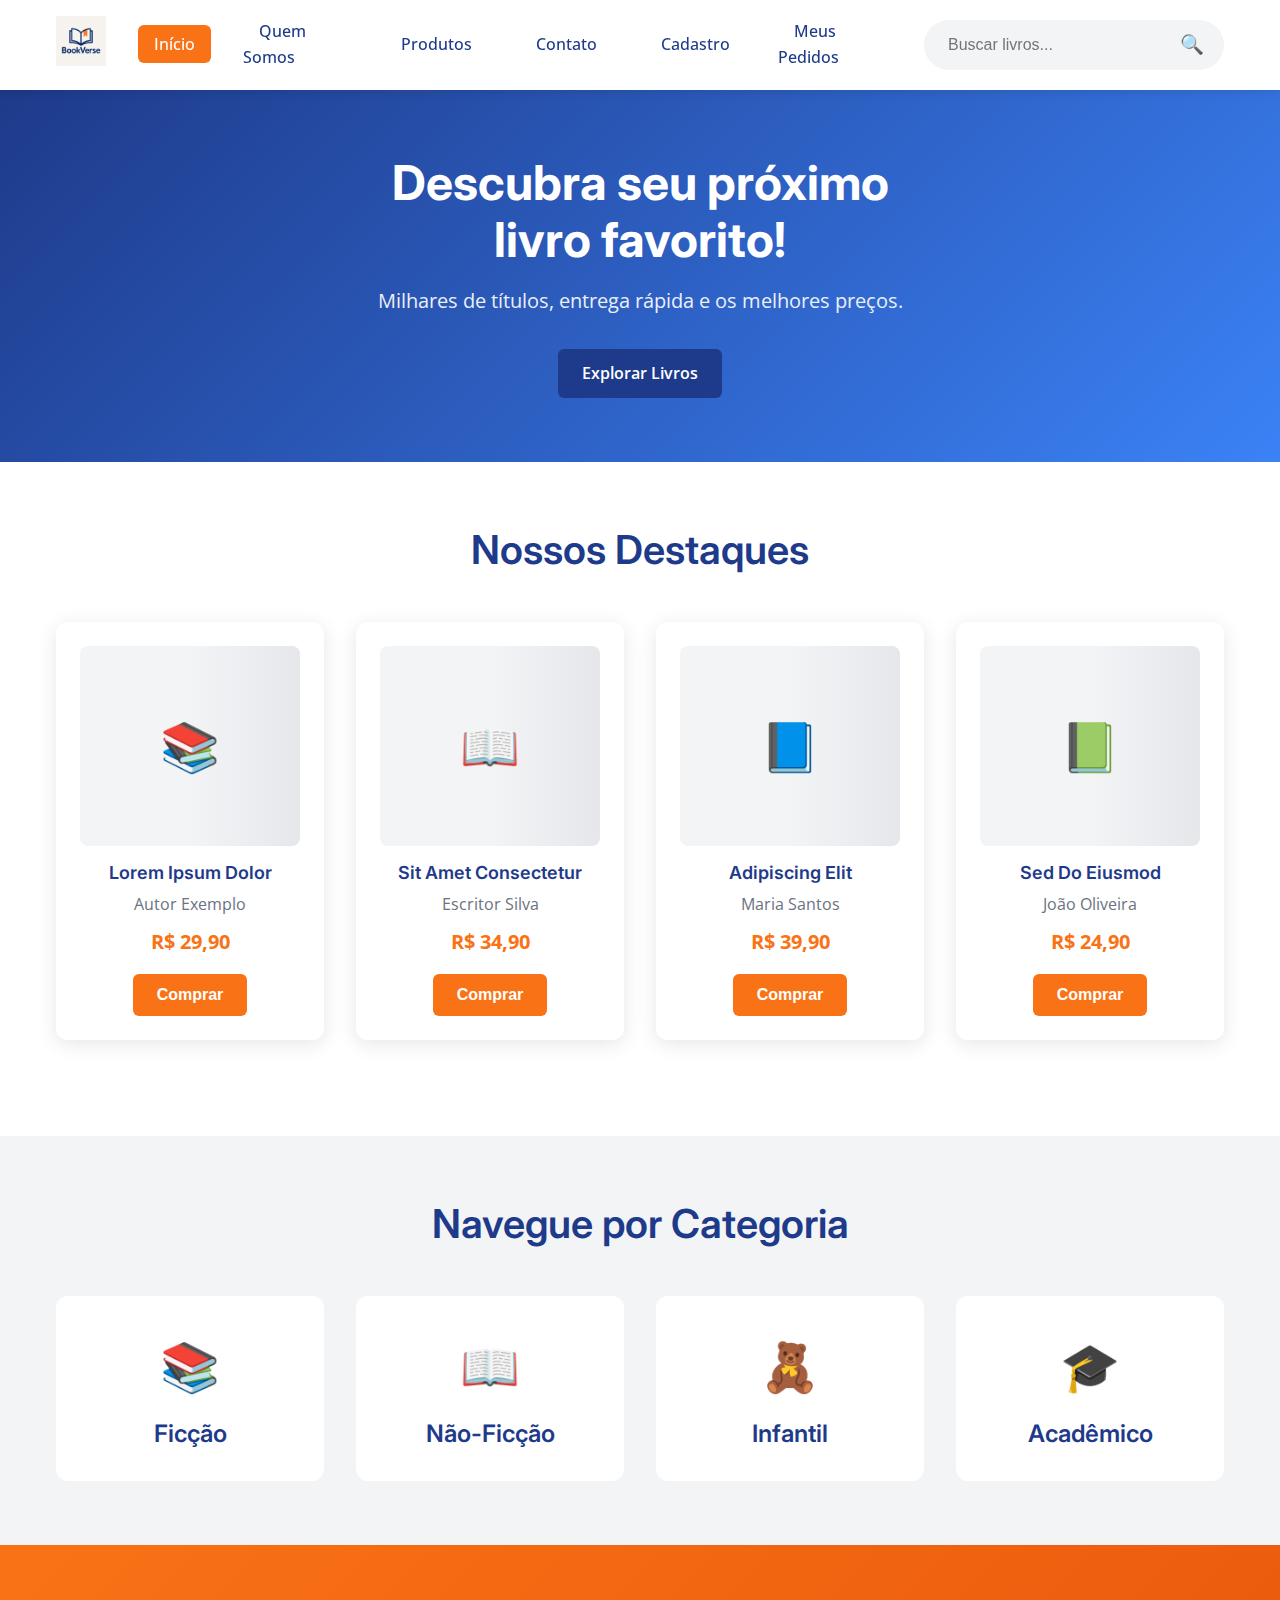
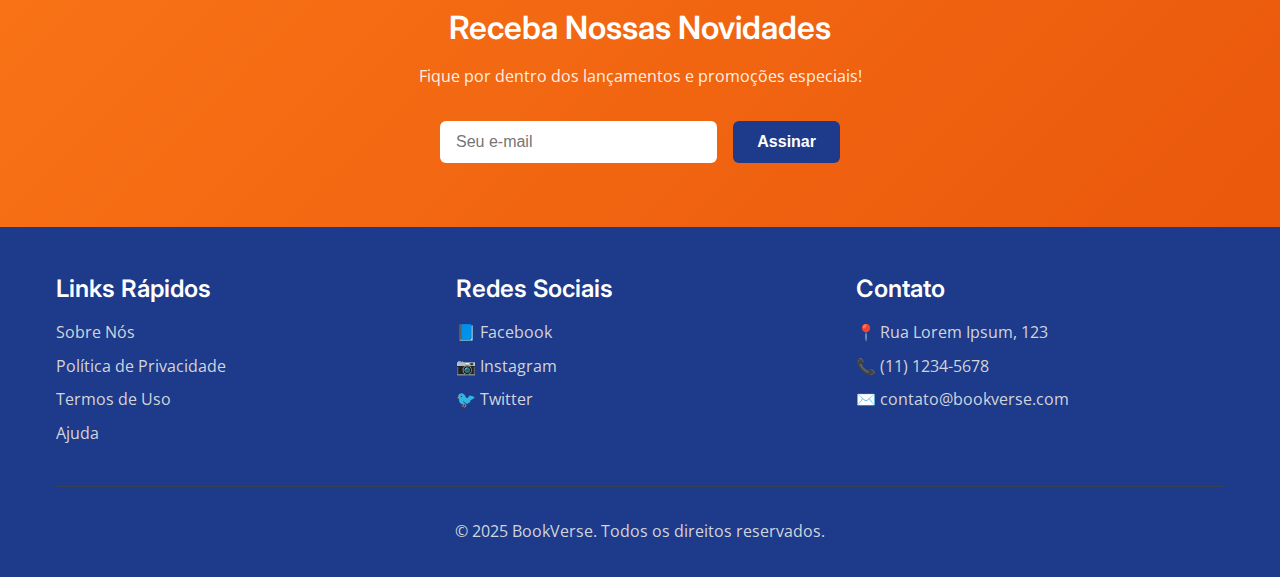
<file: bookverse-ecommerce/index.html>
<!DOCTYPE html>
<html lang="pt-BR">
<head>
    <meta charset="UTF-8">
    <meta name="viewport" content="width=device-width, initial-scale=1.0">
    <title>BookVerse - Sua Livraria Online</title>
    <link rel="stylesheet" href="css/styles.css">
    <link href="https://fonts.googleapis.com/css2?family=Inter:wght@400;600;700&family=Open+Sans:wght@400;600&display=swap" rel="stylesheet">
</head>
<body>
    <header class="header">
        <div class="container">
            <div class="header-content">
                <div class="logo">
                    <img src="images/bookverse_logo.png" alt="BookVerse" class="logo-img">
                </div>
                <nav class="nav">
                    <ul class="nav-list">
                        <li><a href="index.html" class="nav-link active">Início</a></li>
                        <li><a href="pages/quem-somos.html" class="nav-link">Quem Somos</a></li>
                        <li class="dropdown">
                            <a href="pages/produtos.html" class="nav-link">Produtos</a>
                            <ul class="dropdown-menu">
                                <li><a href="pages/produtos.html?categoria=ficcao">Ficção</a></li>
                                <li><a href="pages/produtos.html?categoria=nao-ficcao">Não-Ficção</a></li>
                                <li><a href="pages/produtos.html?categoria=infantil">Infantil</a></li>
                                <li><a href="pages/produtos.html?categoria=academico">Acadêmico</a></li>
                            </ul>
                        </li>
                        <li><a href="pages/contato.html" class="nav-link">Contato</a></li>
                        <li><a href="pages/cadastro.html" class="nav-link">Cadastro</a></li>
                        <li><a href="pages/pedidos.html" class="nav-link">Meus Pedidos</a></li>
                    </ul>
                </nav>
                <div class="search-box">
                    <form class="search-form">
                        <input type="text" placeholder="Buscar livros..." class="search-input">
                        <button type="submit" class="search-btn">🔍</button>
                    </form>
                </div>
            </div>
        </div>
    </header>

    <main class="main">
        <!-- Banner Principal -->
        <section class="hero">
            <div class="container">
                <div class="hero-content">
                    <h1 class="hero-title">Descubra seu próximo livro favorito!</h1>
                    <p class="hero-subtitle">Milhares de títulos, entrega rápida e os melhores preços.</p>
                    <a href="pages/produtos.html" class="btn btn-primary">Explorar Livros</a>
                </div>
            </div>
        </section>

        <!-- Livros em Destaque -->
        <section class="featured-books">
            <div class="container">
                <h2 class="section-title">Nossos Destaques</h2>
                <div class="books-grid">
                    <div class="book-card">
                        <div class="book-image">
                            <div class="placeholder-image">📚</div>
                        </div>
                        <h3 class="book-title">Lorem Ipsum Dolor</h3>
                        <p class="book-author">Autor Exemplo</p>
                        <p class="book-price">R$ 29,90</p>
                        <button class="btn btn-secondary">Comprar</button>
                    </div>
                    <div class="book-card">
                        <div class="book-image">
                            <div class="placeholder-image">📖</div>
                        </div>
                        <h3 class="book-title">Sit Amet Consectetur</h3>
                        <p class="book-author">Escritor Silva</p>
                        <p class="book-price">R$ 34,90</p>
                        <button class="btn btn-secondary">Comprar</button>
                    </div>
                    <div class="book-card">
                        <div class="book-image">
                            <div class="placeholder-image">📘</div>
                        </div>
                        <h3 class="book-title">Adipiscing Elit</h3>
                        <p class="book-author">Maria Santos</p>
                        <p class="book-price">R$ 39,90</p>
                        <button class="btn btn-secondary">Comprar</button>
                    </div>
                    <div class="book-card">
                        <div class="book-image">
                            <div class="placeholder-image">📗</div>
                        </div>
                        <h3 class="book-title">Sed Do Eiusmod</h3>
                        <p class="book-author">João Oliveira</p>
                        <p class="book-price">R$ 24,90</p>
                        <button class="btn btn-secondary">Comprar</button>
                    </div>
                </div>
            </div>
        </section>

        <!-- Categorias Populares -->
        <section class="categories">
            <div class="container">
                <h2 class="section-title">Navegue por Categoria</h2>
                <div class="categories-grid">
                    <a href="pages/produtos.html?categoria=ficcao" class="category-card">
                        <div class="category-icon">📚</div>
                        <h3 class="category-name">Ficção</h3>
                    </a>
                    <a href="pages/produtos.html?categoria=nao-ficcao" class="category-card">
                        <div class="category-icon">📖</div>
                        <h3 class="category-name">Não-Ficção</h3>
                    </a>
                    <a href="pages/produtos.html?categoria=infantil" class="category-card">
                        <div class="category-icon">🧸</div>
                        <h3 class="category-name">Infantil</h3>
                    </a>
                    <a href="pages/produtos.html?categoria=academico" class="category-card">
                        <div class="category-icon">🎓</div>
                        <h3 class="category-name">Acadêmico</h3>
                    </a>
                </div>
            </div>
        </section>

        <!-- Newsletter -->
        <section class="newsletter">
            <div class="container">
                <div class="newsletter-content">
                    <h2 class="newsletter-title">Receba Nossas Novidades</h2>
                    <p class="newsletter-text">Fique por dentro dos lançamentos e promoções especiais!</p>
                    <form class="newsletter-form">
                        <input type="email" placeholder="Seu e-mail" class="newsletter-input">
                        <button type="submit" class="btn btn-primary">Assinar</button>
                    </form>
                </div>
            </div>
        </section>
    </main>

    <footer class="footer">
        <div class="container">
            <div class="footer-content">
                <div class="footer-section">
                    <h3 class="footer-title">Links Rápidos</h3>
                    <ul class="footer-links">
                        <li><a href="pages/quem-somos.html">Sobre Nós</a></li>
                        <li><a href="#">Política de Privacidade</a></li>
                        <li><a href="#">Termos de Uso</a></li>
                        <li><a href="pages/contato.html">Ajuda</a></li>
                    </ul>
                </div>
                <div class="footer-section">
                    <h3 class="footer-title">Redes Sociais</h3>
                    <div class="social-links">
                        <a href="#" class="social-link">📘 Facebook</a>
                        <a href="#" class="social-link">📷 Instagram</a>
                        <a href="#" class="social-link">🐦 Twitter</a>
                    </div>
                </div>
                <div class="footer-section">
                    <h3 class="footer-title">Contato</h3>
                    <div class="contact-info">
                        <p>📍 Rua Lorem Ipsum, 123</p>
                        <p>📞 (11) 1234-5678</p>
                        <p>✉️ contato@bookverse.com</p>
                    </div>
                </div>
            </div>
            <div class="footer-bottom">
                <p>&copy; 2025 BookVerse. Todos os direitos reservados.</p>
            </div>
        </div>
    </footer>
</body>
</html>
</file>
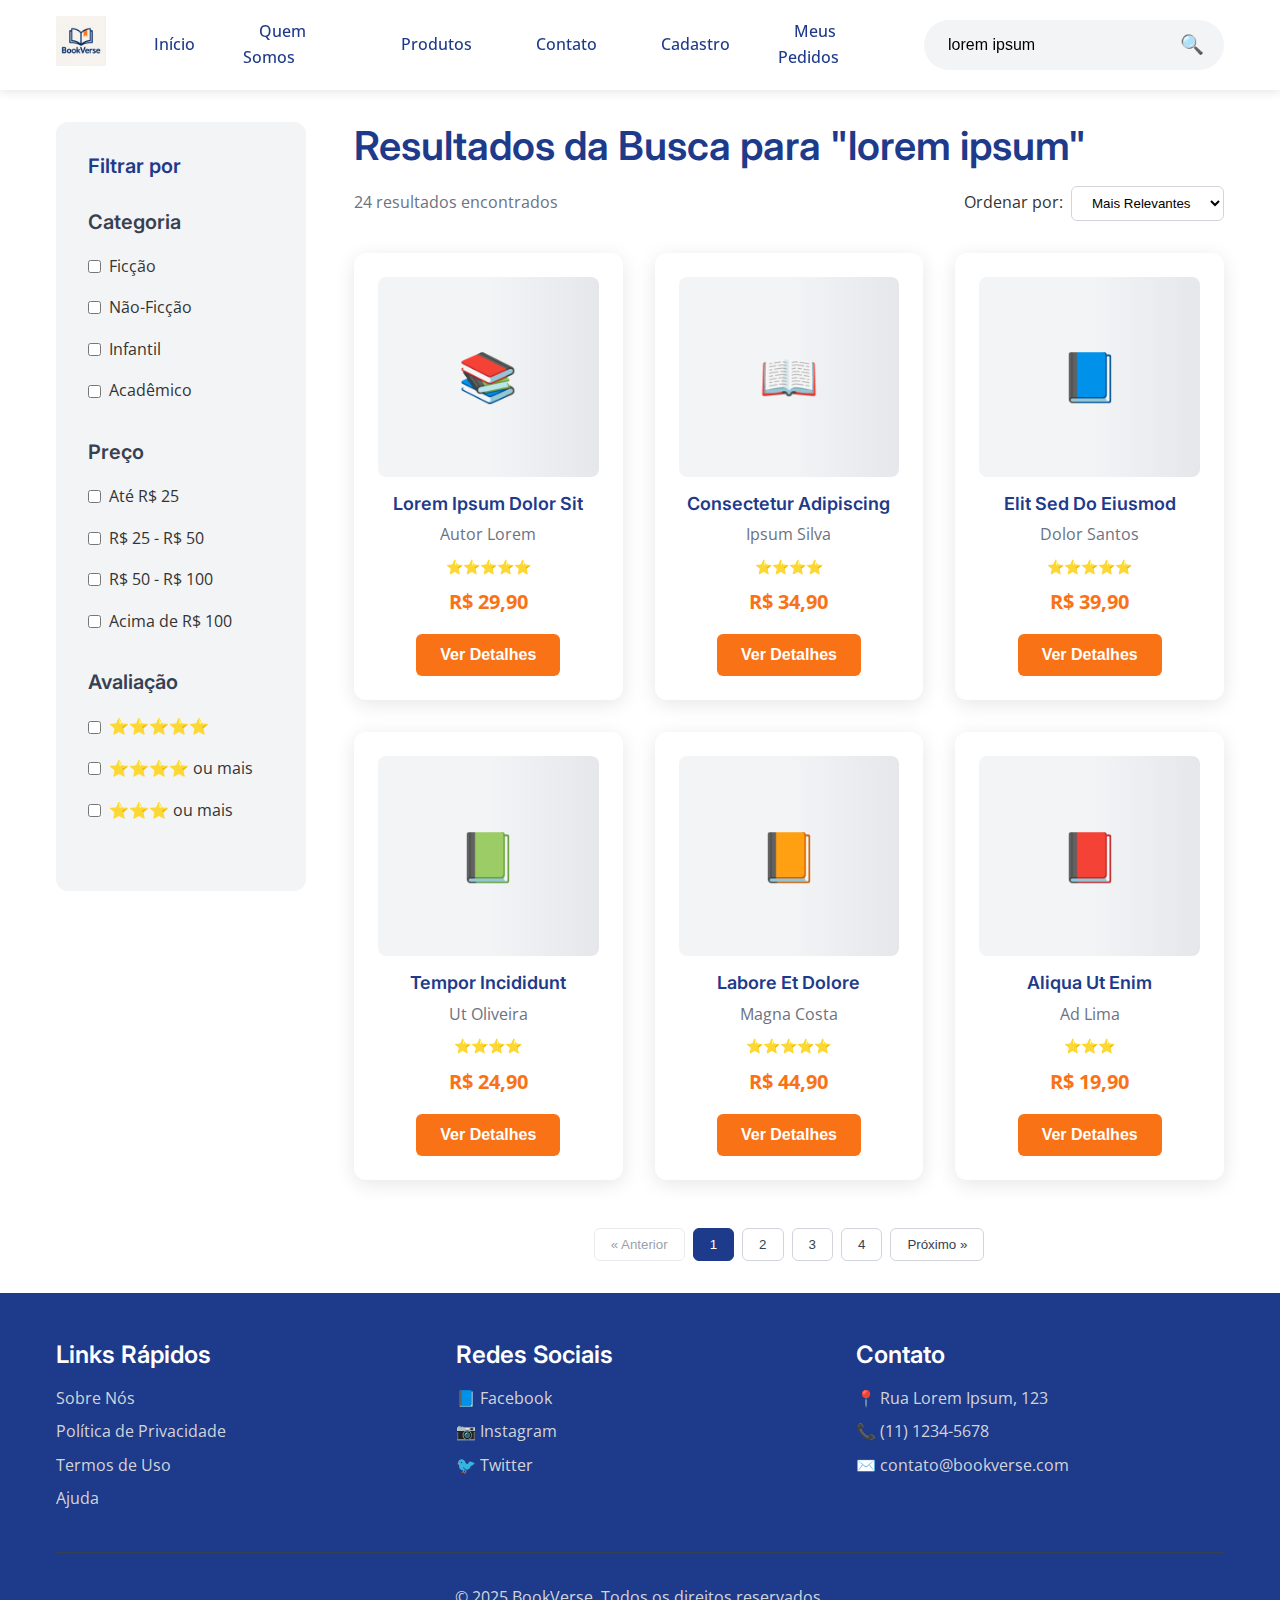
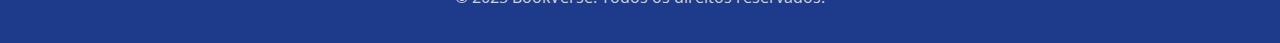
<file: bookverse-ecommerce/pages/busca.html>
<!DOCTYPE html>
<html lang="pt-BR">
<head>
    <meta charset="UTF-8">
    <meta name="viewport" content="width=device-width, initial-scale=1.0">
    <title>Resultados da Busca - BookVerse</title>
    <link rel="stylesheet" href="../css/styles.css">
    <link href="https://fonts.googleapis.com/css2?family=Inter:wght@400;600;700&family=Open+Sans:wght@400;600&display=swap" rel="stylesheet">
</head>
<body>
    <header class="header">
        <div class="container">
            <div class="header-content">
                <div class="logo">
                    <img src="../images/bookverse_logo.png" alt="BookVerse" class="logo-img">
                </div>
                <nav class="nav">
                    <ul class="nav-list">
                        <li><a href="../index.html" class="nav-link">Início</a></li>
                        <li><a href="quem-somos.html" class="nav-link">Quem Somos</a></li>
                        <li class="dropdown">
                            <a href="produtos.html" class="nav-link">Produtos</a>
                            <ul class="dropdown-menu">
                                <li><a href="produtos.html?categoria=ficcao">Ficção</a></li>
                                <li><a href="produtos.html?categoria=nao-ficcao">Não-Ficção</a></li>
                                <li><a href="produtos.html?categoria=infantil">Infantil</a></li>
                                <li><a href="produtos.html?categoria=academico">Acadêmico</a></li>
                            </ul>
                        </li>
                        <li><a href="contato.html" class="nav-link">Contato</a></li>
                        <li><a href="cadastro.html" class="nav-link">Cadastro</a></li>
                        <li><a href="pedidos.html" class="nav-link">Meus Pedidos</a></li>
                    </ul>
                </nav>
                <div class="search-box">
                    <form class="search-form">
                        <input type="text" placeholder="Buscar livros..." class="search-input" value="lorem ipsum">
                        <button type="submit" class="search-btn">🔍</button>
                    </form>
                </div>
            </div>
        </div>
    </header>

    <main class="main">
        <section class="search-results">
            <div class="container">
                <div class="search-layout">
                    <aside class="filters-sidebar">
                        <h3 class="filters-title">Filtrar por</h3>
                        
                        <div class="filter-group">
                            <h4 class="filter-label">Categoria</h4>
                            <div class="filter-options">
                                <label class="filter-option">
                                    <input type="checkbox" name="categoria" value="ficcao">
                                    <span>Ficção</span>
                                </label>
                                <label class="filter-option">
                                    <input type="checkbox" name="categoria" value="nao-ficcao">
                                    <span>Não-Ficção</span>
                                </label>
                                <label class="filter-option">
                                    <input type="checkbox" name="categoria" value="infantil">
                                    <span>Infantil</span>
                                </label>
                                <label class="filter-option">
                                    <input type="checkbox" name="categoria" value="academico">
                                    <span>Acadêmico</span>
                                </label>
                            </div>
                        </div>

                        <div class="filter-group">
                            <h4 class="filter-label">Preço</h4>
                            <div class="filter-options">
                                <label class="filter-option">
                                    <input type="checkbox" name="preco" value="0-25">
                                    <span>Até R$ 25</span>
                                </label>
                                <label class="filter-option">
                                    <input type="checkbox" name="preco" value="25-50">
                                    <span>R$ 25 - R$ 50</span>
                                </label>
                                <label class="filter-option">
                                    <input type="checkbox" name="preco" value="50-100">
                                    <span>R$ 50 - R$ 100</span>
                                </label>
                                <label class="filter-option">
                                    <input type="checkbox" name="preco" value="100+">
                                    <span>Acima de R$ 100</span>
                                </label>
                            </div>
                        </div>

                        <div class="filter-group">
                            <h4 class="filter-label">Avaliação</h4>
                            <div class="filter-options">
                                <label class="filter-option">
                                    <input type="checkbox" name="avaliacao" value="5">
                                    <span>⭐⭐⭐⭐⭐</span>
                                </label>
                                <label class="filter-option">
                                    <input type="checkbox" name="avaliacao" value="4">
                                    <span>⭐⭐⭐⭐ ou mais</span>
                                </label>
                                <label class="filter-option">
                                    <input type="checkbox" name="avaliacao" value="3">
                                    <span>⭐⭐⭐ ou mais</span>
                                </label>
                            </div>
                        </div>
                    </aside>

                    <div class="search-content">
                        <div class="search-header">
                            <h1 class="search-title">Resultados da Busca para "lorem ipsum"</h1>
                            <p class="search-count">24 resultados encontrados</p>
                            
                            <div class="sort-options">
                                <label for="sort">Ordenar por:</label>
                                <select id="sort" class="sort-select">
                                    <option value="relevancia">Mais Relevantes</option>
                                    <option value="preco-menor">Menor Preço</option>
                                    <option value="preco-maior">Maior Preço</option>
                                    <option value="lancamentos">Lançamentos</option>
                                </select>
                            </div>
                        </div>

                        <div class="products-grid">
                            <div class="book-card">
                                <div class="book-image">
                                    <div class="placeholder-image">📚</div>
                                </div>
                                <h3 class="book-title">Lorem Ipsum Dolor Sit</h3>
                                <p class="book-author">Autor Lorem</p>
                                <div class="book-rating">⭐⭐⭐⭐⭐</div>
                                <p class="book-price">R$ 29,90</p>
                                <button class="btn btn-secondary">Ver Detalhes</button>
                            </div>

                            <div class="book-card">
                                <div class="book-image">
                                    <div class="placeholder-image">📖</div>
                                </div>
                                <h3 class="book-title">Consectetur Adipiscing</h3>
                                <p class="book-author">Ipsum Silva</p>
                                <div class="book-rating">⭐⭐⭐⭐</div>
                                <p class="book-price">R$ 34,90</p>
                                <button class="btn btn-secondary">Ver Detalhes</button>
                            </div>

                            <div class="book-card">
                                <div class="book-image">
                                    <div class="placeholder-image">📘</div>
                                </div>
                                <h3 class="book-title">Elit Sed Do Eiusmod</h3>
                                <p class="book-author">Dolor Santos</p>
                                <div class="book-rating">⭐⭐⭐⭐⭐</div>
                                <p class="book-price">R$ 39,90</p>
                                <button class="btn btn-secondary">Ver Detalhes</button>
                            </div>

                            <div class="book-card">
                                <div class="book-image">
                                    <div class="placeholder-image">📗</div>
                                </div>
                                <h3 class="book-title">Tempor Incididunt</h3>
                                <p class="book-author">Ut Oliveira</p>
                                <div class="book-rating">⭐⭐⭐⭐</div>
                                <p class="book-price">R$ 24,90</p>
                                <button class="btn btn-secondary">Ver Detalhes</button>
                            </div>

                            <div class="book-card">
                                <div class="book-image">
                                    <div class="placeholder-image">📙</div>
                                </div>
                                <h3 class="book-title">Labore Et Dolore</h3>
                                <p class="book-author">Magna Costa</p>
                                <div class="book-rating">⭐⭐⭐⭐⭐</div>
                                <p class="book-price">R$ 44,90</p>
                                <button class="btn btn-secondary">Ver Detalhes</button>
                            </div>

                            <div class="book-card">
                                <div class="book-image">
                                    <div class="placeholder-image">📕</div>
                                </div>
                                <h3 class="book-title">Aliqua Ut Enim</h3>
                                <p class="book-author">Ad Lima</p>
                                <div class="book-rating">⭐⭐⭐</div>
                                <p class="book-price">R$ 19,90</p>
                                <button class="btn btn-secondary">Ver Detalhes</button>
                            </div>
                        </div>

                        <div class="pagination">
                            <button class="pagination-btn" disabled>« Anterior</button>
                            <button class="pagination-btn active">1</button>
                            <button class="pagination-btn">2</button>
                            <button class="pagination-btn">3</button>
                            <button class="pagination-btn">4</button>
                            <button class="pagination-btn">Próximo »</button>
                        </div>
                    </div>
                </div>
            </div>
        </section>
    </main>

    <footer class="footer">
        <div class="container">
            <div class="footer-content">
                <div class="footer-section">
                    <h3 class="footer-title">Links Rápidos</h3>
                    <ul class="footer-links">
                        <li><a href="quem-somos.html">Sobre Nós</a></li>
                        <li><a href="#">Política de Privacidade</a></li>
                        <li><a href="#">Termos de Uso</a></li>
                        <li><a href="contato.html">Ajuda</a></li>
                    </ul>
                </div>
                <div class="footer-section">
                    <h3 class="footer-title">Redes Sociais</h3>
                    <div class="social-links">
                        <a href="#" class="social-link">📘 Facebook</a>
                        <a href="#" class="social-link">📷 Instagram</a>
                        <a href="#" class="social-link">🐦 Twitter</a>
                    </div>
                </div>
                <div class="footer-section">
                    <h3 class="footer-title">Contato</h3>
                    <div class="contact-info">
                        <p>📍 Rua Lorem Ipsum, 123</p>
                        <p>📞 (11) 1234-5678</p>
                        <p>✉️ contato@bookverse.com</p>
                    </div>
                </div>
            </div>
            <div class="footer-bottom">
                <p>&copy; 2025 BookVerse. Todos os direitos reservados.</p>
            </div>
        </div>
    </footer>
</body>
</html>
</file>
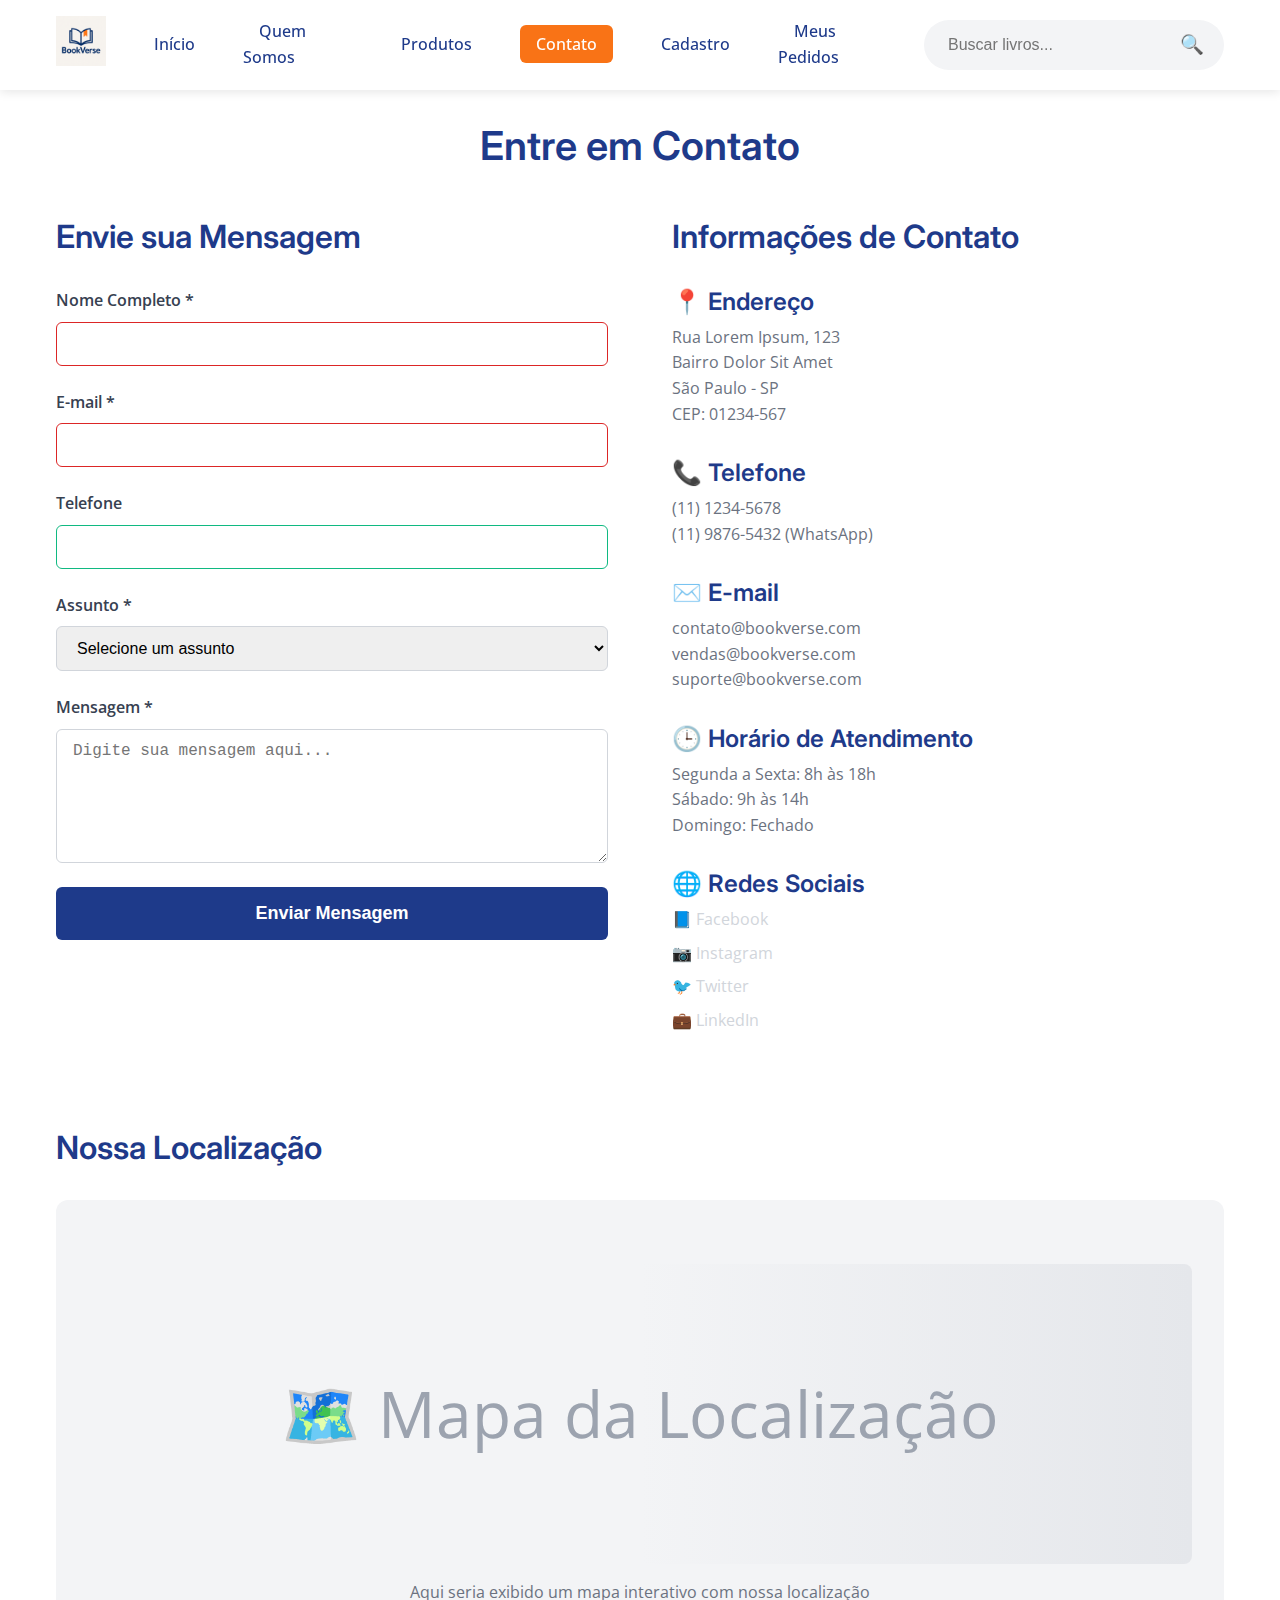
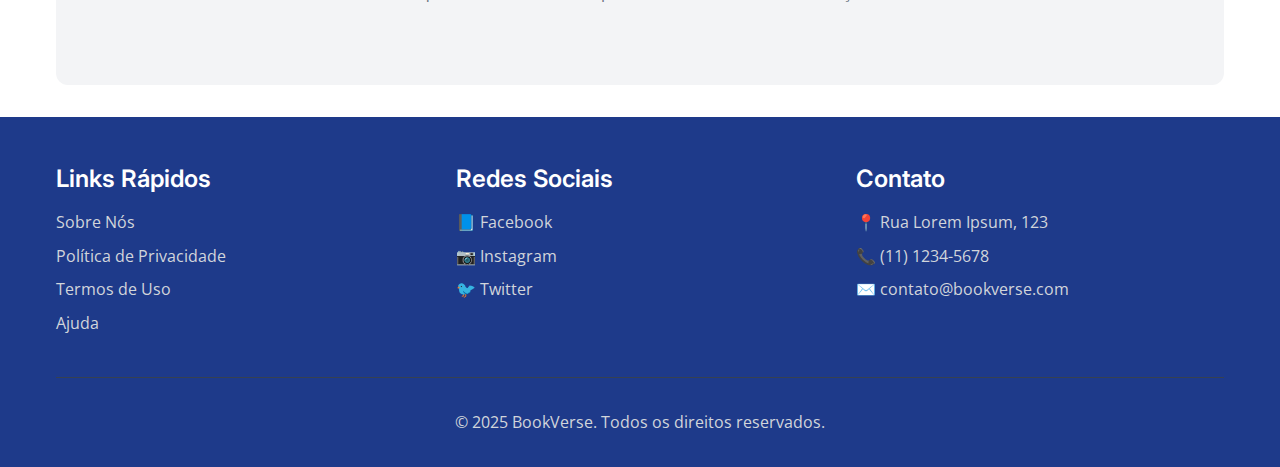
<file: bookverse-ecommerce/pages/contato.html>
<!DOCTYPE html>
<html lang="pt-BR">
<head>
    <meta charset="UTF-8">
    <meta name="viewport" content="width=device-width, initial-scale=1.0">
    <title>Contato - BookVerse</title>
    <link rel="stylesheet" href="../css/styles.css">
    <link href="https://fonts.googleapis.com/css2?family=Inter:wght@400;600;700&family=Open+Sans:wght@400;600&display=swap" rel="stylesheet">
</head>
<body>
    <header class="header">
        <div class="container">
            <div class="header-content">
                <div class="logo">
                    <img src="../images/bookverse_logo.png" alt="BookVerse" class="logo-img">
                </div>
                <nav class="nav">
                    <ul class="nav-list">
                        <li><a href="../index.html" class="nav-link">Início</a></li>
                        <li><a href="quem-somos.html" class="nav-link">Quem Somos</a></li>
                        <li class="dropdown">
                            <a href="produtos.html" class="nav-link">Produtos</a>
                            <ul class="dropdown-menu">
                                <li><a href="produtos.html?categoria=ficcao">Ficção</a></li>
                                <li><a href="produtos.html?categoria=nao-ficcao">Não-Ficção</a></li>
                                <li><a href="produtos.html?categoria=infantil">Infantil</a></li>
                                <li><a href="produtos.html?categoria=academico">Acadêmico</a></li>
                            </ul>
                        </li>
                        <li><a href="contato.html" class="nav-link active">Contato</a></li>
                        <li><a href="cadastro.html" class="nav-link">Cadastro</a></li>
                        <li><a href="pedidos.html" class="nav-link">Meus Pedidos</a></li>
                    </ul>
                </nav>
                <div class="search-box">
                    <form class="search-form">
                        <input type="text" placeholder="Buscar livros..." class="search-input">
                        <button type="submit" class="search-btn">🔍</button>
                    </form>
                </div>
            </div>
        </div>
    </header>

    <main class="main">
        <section class="contact-page">
            <div class="container">
                <h1 class="page-title">Entre em Contato</h1>
                
                <div class="contact-layout">
                    <div class="contact-form-section">
                        <h2>Envie sua Mensagem</h2>
                        <form class="contact-form">
                            <div class="form-group">
                                <label for="nome" class="form-label">Nome Completo *</label>
                                <input type="text" id="nome" name="nome" class="form-input" required>
                            </div>
                            
                            <div class="form-group">
                                <label for="email" class="form-label">E-mail *</label>
                                <input type="email" id="email" name="email" class="form-input" required>
                            </div>
                            
                            <div class="form-group">
                                <label for="telefone" class="form-label">Telefone</label>
                                <input type="tel" id="telefone" name="telefone" class="form-input">
                            </div>
                            
                            <div class="form-group">
                                <label for="assunto" class="form-label">Assunto *</label>
                                <select id="assunto" name="assunto" class="form-select" required>
                                    <option value="">Selecione um assunto</option>
                                    <option value="duvida">Dúvida sobre produto</option>
                                    <option value="pedido">Problema com pedido</option>
                                    <option value="entrega">Questões de entrega</option>
                                    <option value="devolucao">Devolução/Troca</option>
                                    <option value="sugestao">Sugestão</option>
                                    <option value="outro">Outro</option>
                                </select>
                            </div>
                            
                            <div class="form-group">
                                <label for="mensagem" class="form-label">Mensagem *</label>
                                <textarea id="mensagem" name="mensagem" rows="6" class="form-textarea" placeholder="Digite sua mensagem aqui..." required></textarea>
                            </div>
                            
                            <button type="submit" class="btn btn-primary btn-large">Enviar Mensagem</button>
                        </form>
                    </div>
                    
                    <div class="contact-info-section">
                        <h2>Informações de Contato</h2>
                        
                        <div class="contact-info-item">
                            <h3>📍 Endereço</h3>
                            <p>Rua Lorem Ipsum, 123<br>
                            Bairro Dolor Sit Amet<br>
                            São Paulo - SP<br>
                            CEP: 01234-567</p>
                        </div>
                        
                        <div class="contact-info-item">
                            <h3>📞 Telefone</h3>
                            <p>(11) 1234-5678<br>
                            (11) 9876-5432 (WhatsApp)</p>
                        </div>
                        
                        <div class="contact-info-item">
                            <h3>✉️ E-mail</h3>
                            <p>contato@bookverse.com<br>
                            vendas@bookverse.com<br>
                            suporte@bookverse.com</p>
                        </div>
                        
                        <div class="contact-info-item">
                            <h3>🕒 Horário de Atendimento</h3>
                            <p>Segunda a Sexta: 8h às 18h<br>
                            Sábado: 9h às 14h<br>
                            Domingo: Fechado</p>
                        </div>
                        
                        <div class="contact-info-item">
                            <h3>🌐 Redes Sociais</h3>
                            <div class="social-links">
                                <a href="#" class="social-link">📘 Facebook</a>
                                <a href="#" class="social-link">📷 Instagram</a>
                                <a href="#" class="social-link">🐦 Twitter</a>
                                <a href="#" class="social-link">💼 LinkedIn</a>
                            </div>
                        </div>
                    </div>
                </div>
                
                <div class="map-section">
                    <h2>Nossa Localização</h2>
                    <div class="map-placeholder">
                        <div class="placeholder-image large">🗺️ Mapa da Localização</div>
                        <p>Aqui seria exibido um mapa interativo com nossa localização</p>
                    </div>
                </div>
            </div>
        </section>
    </main>

    <footer class="footer">
        <div class="container">
            <div class="footer-content">
                <div class="footer-section">
                    <h3 class="footer-title">Links Rápidos</h3>
                    <ul class="footer-links">
                        <li><a href="quem-somos.html">Sobre Nós</a></li>
                        <li><a href="#">Política de Privacidade</a></li>
                        <li><a href="#">Termos de Uso</a></li>
                        <li><a href="contato.html">Ajuda</a></li>
                    </ul>
                </div>
                <div class="footer-section">
                    <h3 class="footer-title">Redes Sociais</h3>
                    <div class="social-links">
                        <a href="#" class="social-link">📘 Facebook</a>
                        <a href="#" class="social-link">📷 Instagram</a>
                        <a href="#" class="social-link">🐦 Twitter</a>
                    </div>
                </div>
                <div class="footer-section">
                    <h3 class="footer-title">Contato</h3>
                    <div class="contact-info">
                        <p>📍 Rua Lorem Ipsum, 123</p>
                        <p>📞 (11) 1234-5678</p>
                        <p>✉️ contato@bookverse.com</p>
                    </div>
                </div>
            </div>
            <div class="footer-bottom">
                <p>&copy; 2025 BookVerse. Todos os direitos reservados.</p>
            </div>
        </div>
    </footer>
</body>
</html>
</file>
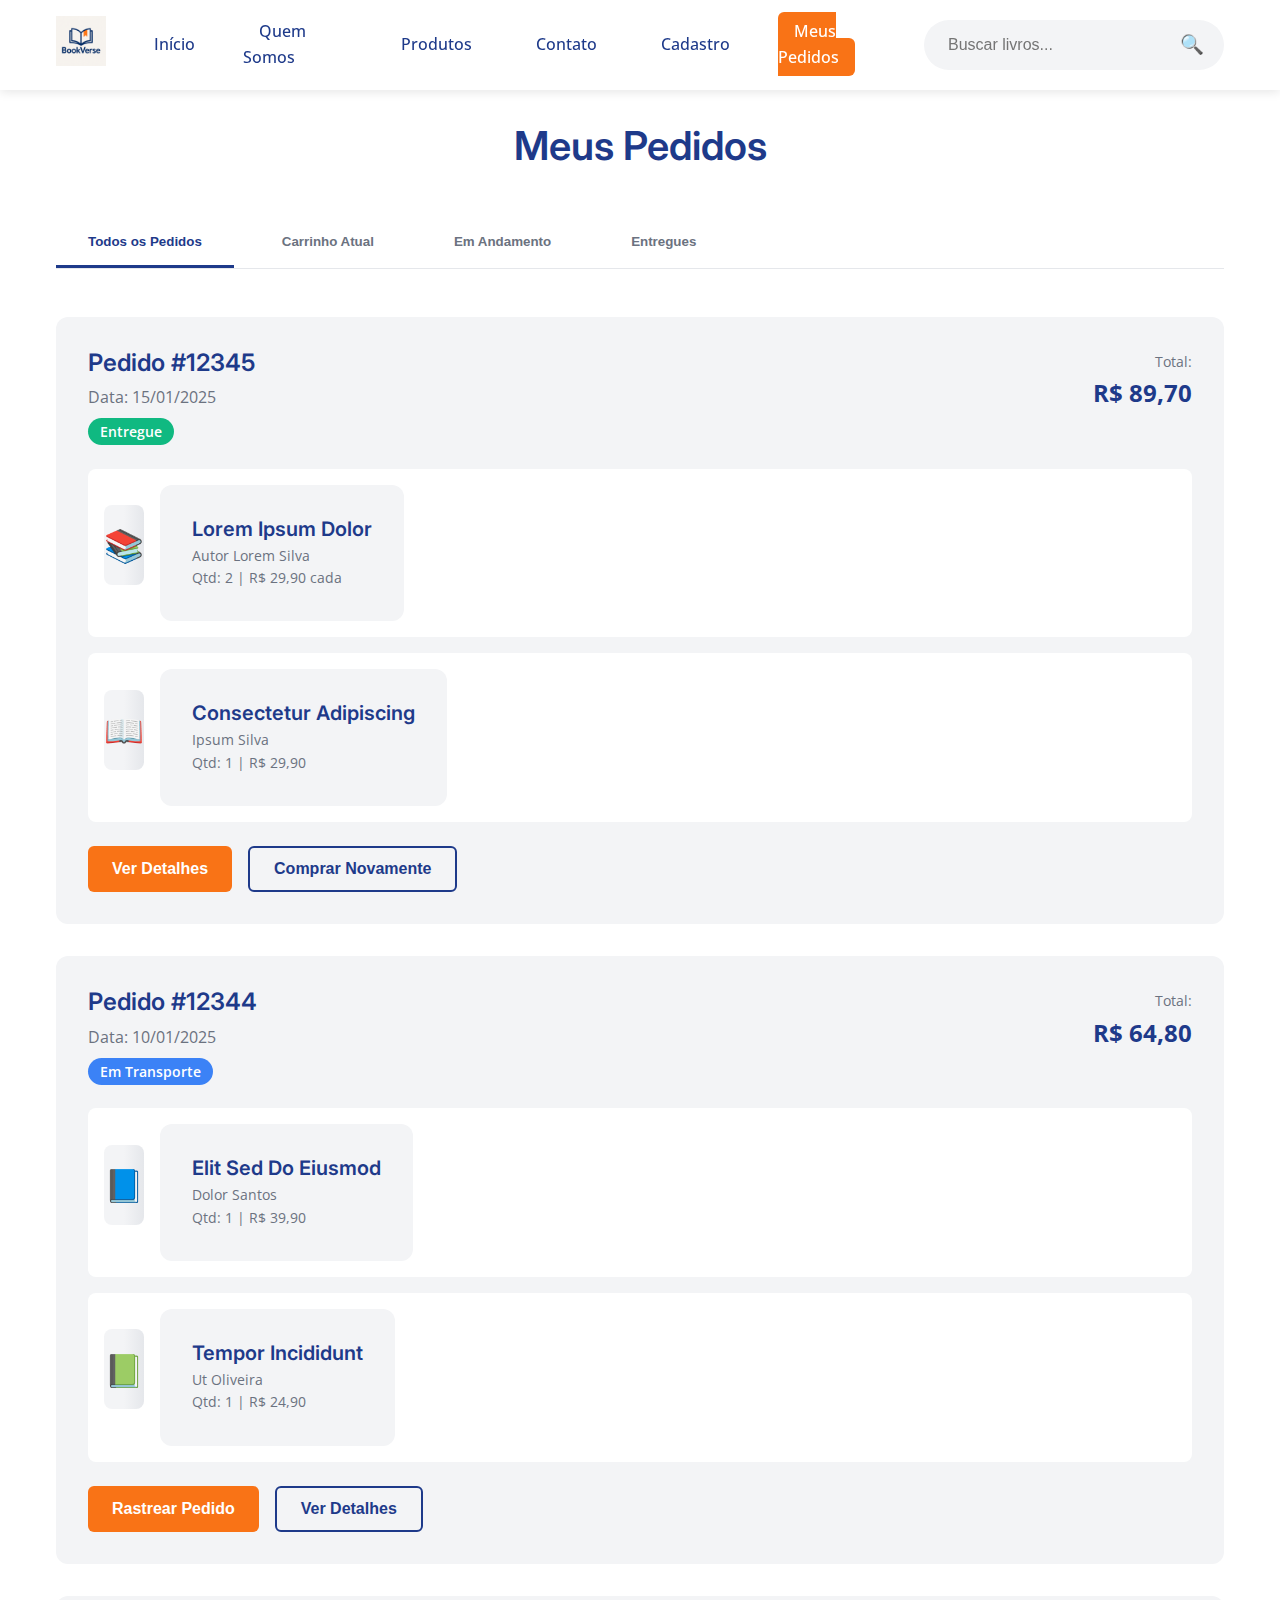
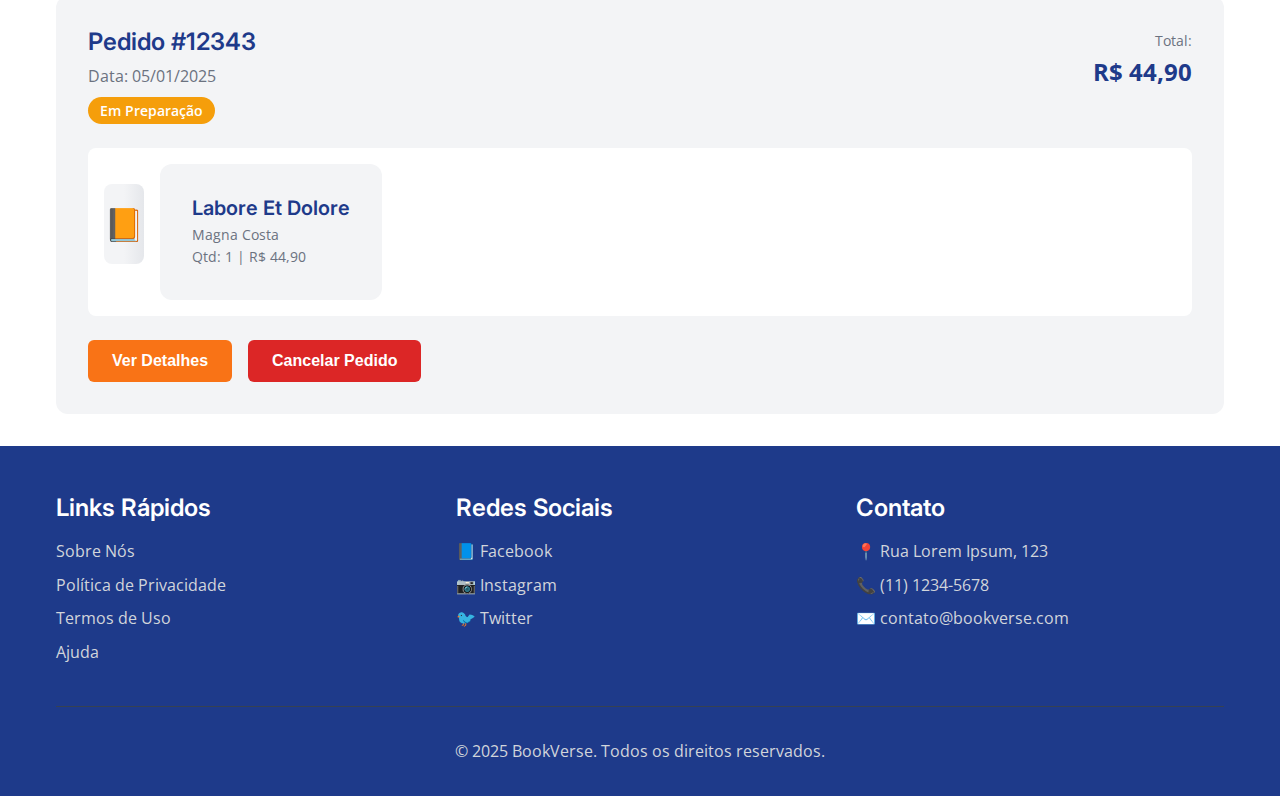
<file: bookverse-ecommerce/pages/pedidos.html>
<!DOCTYPE html>
<html lang="pt-BR">
<head>
    <meta charset="UTF-8">
    <meta name="viewport" content="width=device-width, initial-scale=1.0">
    <title>Meus Pedidos - BookVerse</title>
    <link rel="stylesheet" href="../css/styles.css">
    <link href="https://fonts.googleapis.com/css2?family=Inter:wght@400;600;700&family=Open+Sans:wght@400;600&display=swap" rel="stylesheet">
</head>
<body>
    <header class="header">
        <div class="container">
            <div class="header-content">
                <div class="logo">
                    <img src="../images/bookverse_logo.png" alt="BookVerse" class="logo-img">
                </div>
                <nav class="nav">
                    <ul class="nav-list">
                        <li><a href="../index.html" class="nav-link">Início</a></li>
                        <li><a href="quem-somos.html" class="nav-link">Quem Somos</a></li>
                        <li class="dropdown">
                            <a href="produtos.html" class="nav-link">Produtos</a>
                            <ul class="dropdown-menu">
                                <li><a href="produtos.html?categoria=ficcao">Ficção</a></li>
                                <li><a href="produtos.html?categoria=nao-ficcao">Não-Ficção</a></li>
                                <li><a href="produtos.html?categoria=infantil">Infantil</a></li>
                                <li><a href="produtos.html?categoria=academico">Acadêmico</a></li>
                            </ul>
                        </li>
                        <li><a href="contato.html" class="nav-link">Contato</a></li>
                        <li><a href="cadastro.html" class="nav-link">Cadastro</a></li>
                        <li><a href="pedidos.html" class="nav-link active">Meus Pedidos</a></li>
                    </ul>
                </nav>
                <div class="search-box">
                    <form class="search-form">
                        <input type="text" placeholder="Buscar livros..." class="search-input">
                        <button type="submit" class="search-btn">🔍</button>
                    </form>
                </div>
            </div>
        </div>
    </header>

    <main class="main">
        <section class="orders-page">
            <div class="container">
                <h1 class="page-title">Meus Pedidos</h1>
                
                <div class="orders-tabs">
                    <button class="tab-btn active" data-tab="todos">Todos os Pedidos</button>
                    <button class="tab-btn" data-tab="carrinho">Carrinho Atual</button>
                    <button class="tab-btn" data-tab="andamento">Em Andamento</button>
                    <button class="tab-btn" data-tab="entregues">Entregues</button>
                </div>

                <!-- Todos os Pedidos -->
                <div class="tab-content active" id="todos">
                    <div class="orders-list">
                        <div class="order-item">
                            <div class="order-header">
                                <div class="order-info">
                                    <h3 class="order-id">Pedido #12345</h3>
                                    <p class="order-date">Data: 15/01/2025</p>
                                    <span class="order-status status-entregue">Entregue</span>
                                </div>
                                <div class="order-total">
                                    <span class="total-label">Total:</span>
                                    <span class="total-value">R$ 89,70</span>
                                </div>
                            </div>
                            <div class="order-items">
                                <div class="order-product">
                                    <div class="product-image">
                                        <div class="placeholder-image small">📚</div>
                                    </div>
                                    <div class="product-details">
                                        <h4>Lorem Ipsum Dolor</h4>
                                        <p>Autor Lorem Silva</p>
                                        <p>Qtd: 2 | R$ 29,90 cada</p>
                                    </div>
                                </div>
                                <div class="order-product">
                                    <div class="product-image">
                                        <div class="placeholder-image small">📖</div>
                                    </div>
                                    <div class="product-details">
                                        <h4>Consectetur Adipiscing</h4>
                                        <p>Ipsum Silva</p>
                                        <p>Qtd: 1 | R$ 29,90</p>
                                    </div>
                                </div>
                            </div>
                            <div class="order-actions">
                                <button class="btn btn-secondary">Ver Detalhes</button>
                                <button class="btn btn-outline">Comprar Novamente</button>
                            </div>
                        </div>

                        <div class="order-item">
                            <div class="order-header">
                                <div class="order-info">
                                    <h3 class="order-id">Pedido #12344</h3>
                                    <p class="order-date">Data: 10/01/2025</p>
                                    <span class="order-status status-transporte">Em Transporte</span>
                                </div>
                                <div class="order-total">
                                    <span class="total-label">Total:</span>
                                    <span class="total-value">R$ 64,80</span>
                                </div>
                            </div>
                            <div class="order-items">
                                <div class="order-product">
                                    <div class="product-image">
                                        <div class="placeholder-image small">📘</div>
                                    </div>
                                    <div class="product-details">
                                        <h4>Elit Sed Do Eiusmod</h4>
                                        <p>Dolor Santos</p>
                                        <p>Qtd: 1 | R$ 39,90</p>
                                    </div>
                                </div>
                                <div class="order-product">
                                    <div class="product-image">
                                        <div class="placeholder-image small">📗</div>
                                    </div>
                                    <div class="product-details">
                                        <h4>Tempor Incididunt</h4>
                                        <p>Ut Oliveira</p>
                                        <p>Qtd: 1 | R$ 24,90</p>
                                    </div>
                                </div>
                            </div>
                            <div class="order-actions">
                                <button class="btn btn-secondary">Rastrear Pedido</button>
                                <button class="btn btn-outline">Ver Detalhes</button>
                            </div>
                        </div>

                        <div class="order-item">
                            <div class="order-header">
                                <div class="order-info">
                                    <h3 class="order-id">Pedido #12343</h3>
                                    <p class="order-date">Data: 05/01/2025</p>
                                    <span class="order-status status-preparacao">Em Preparação</span>
                                </div>
                                <div class="order-total">
                                    <span class="total-label">Total:</span>
                                    <span class="total-value">R$ 44,90</span>
                                </div>
                            </div>
                            <div class="order-items">
                                <div class="order-product">
                                    <div class="product-image">
                                        <div class="placeholder-image small">📙</div>
                                    </div>
                                    <div class="product-details">
                                        <h4>Labore Et Dolore</h4>
                                        <p>Magna Costa</p>
                                        <p>Qtd: 1 | R$ 44,90</p>
                                    </div>
                                </div>
                            </div>
                            <div class="order-actions">
                                <button class="btn btn-secondary">Ver Detalhes</button>
                                <button class="btn btn-danger">Cancelar Pedido</button>
                            </div>
                        </div>
                    </div>
                </div>

                <!-- Carrinho Atual -->
                <div class="tab-content" id="carrinho">
                    <div class="cart-section">
                        <h2>Carrinho de Compras</h2>
                        
                        <div class="cart-items">
                            <div class="cart-item">
                                <div class="item-image">
                                    <div class="placeholder-image small">📚</div>
                                </div>
                                <div class="item-details">
                                    <h3>Lorem Ipsum Dolor Sit Amet</h3>
                                    <p>Autor Lorem Silva</p>
                                    <p class="item-price">R$ 29,90</p>
                                </div>
                                <div class="item-quantity">
                                    <label for="qty1">Quantidade:</label>
                                    <input type="number" id="qty1" value="1" min="1" max="10" class="quantity-input">
                                </div>
                                <div class="item-total">
                                    <span>R$ 29,90</span>
                                </div>
                                <div class="item-actions">
                                    <button class="btn btn-outline btn-small">Remover</button>
                                </div>
                            </div>

                            <div class="cart-item">
                                <div class="item-image">
                                    <div class="placeholder-image small">📖</div>
                                </div>
                                <div class="item-details">
                                    <h3>Consectetur Adipiscing Elit</h3>
                                    <p>Ipsum Silva</p>
                                    <p class="item-price">R$ 34,90</p>
                                </div>
                                <div class="item-quantity">
                                    <label for="qty2">Quantidade:</label>
                                    <input type="number" id="qty2" value="2" min="1" max="10" class="quantity-input">
                                </div>
                                <div class="item-total">
                                    <span>R$ 69,80</span>
                                </div>
                                <div class="item-actions">
                                    <button class="btn btn-outline btn-small">Remover</button>
                                </div>
                            </div>
                        </div>

                        <div class="cart-summary">
                            <div class="summary-row">
                                <span>Subtotal:</span>
                                <span>R$ 99,70</span>
                            </div>
                            <div class="summary-row">
                                <span>Frete:</span>
                                <span class="free-shipping">Grátis</span>
                            </div>
                            <div class="summary-row total">
                                <span>Total:</span>
                                <span>R$ 99,70</span>
                            </div>
                            
                            <div class="coupon-section">
                                <label for="coupon">Cupom de Desconto:</label>
                                <div class="coupon-input-group">
                                    <input type="text" id="coupon" placeholder="Digite o código do cupom" class="coupon-input">
                                    <button class="btn btn-outline">Aplicar</button>
                                </div>
                            </div>
                            
                            <div class="cart-actions">
                                <button class="btn btn-outline">Continuar Comprando</button>
                                <button class="btn btn-primary btn-large">Finalizar Compra</button>
                            </div>
                        </div>
                    </div>
                </div>

                <!-- Em Andamento -->
                <div class="tab-content" id="andamento">
                    <div class="orders-list">
                        <div class="order-item">
                            <div class="order-header">
                                <div class="order-info">
                                    <h3 class="order-id">Pedido #12344</h3>
                                    <p class="order-date">Data: 10/01/2025</p>
                                    <span class="order-status status-transporte">Em Transporte</span>
                                </div>
                                <div class="order-total">
                                    <span class="total-label">Total:</span>
                                    <span class="total-value">R$ 64,80</span>
                                </div>
                            </div>
                            <div class="tracking-info">
                                <h4>Status do Pedido:</h4>
                                <div class="tracking-steps">
                                    <div class="step completed">
                                        <span class="step-icon">✅</span>
                                        <span class="step-text">Pedido Confirmado</span>
                                    </div>
                                    <div class="step completed">
                                        <span class="step-icon">✅</span>
                                        <span class="step-text">Em Preparação</span>
                                    </div>
                                    <div class="step active">
                                        <span class="step-icon">🚚</span>
                                        <span class="step-text">Em Transporte</span>
                                    </div>
                                    <div class="step">
                                        <span class="step-icon">📦</span>
                                        <span class="step-text">Entregue</span>
                                    </div>
                                </div>
                                <p class="tracking-estimate">Previsão de entrega: 20/01/2025</p>
                            </div>
                        </div>

                        <div class="order-item">
                            <div class="order-header">
                                <div class="order-info">
                                    <h3 class="order-id">Pedido #12343</h3>
                                    <p class="order-date">Data: 05/01/2025</p>
                                    <span class="order-status status-preparacao">Em Preparação</span>
                                </div>
                                <div class="order-total">
                                    <span class="total-label">Total:</span>
                                    <span class="total-value">R$ 44,90</span>
                                </div>
                            </div>
                            <div class="tracking-info">
                                <h4>Status do Pedido:</h4>
                                <div class="tracking-steps">
                                    <div class="step completed">
                                        <span class="step-icon">✅</span>
                                        <span class="step-text">Pedido Confirmado</span>
                                    </div>
                                    <div class="step active">
                                        <span class="step-icon">📋</span>
                                        <span class="step-text">Em Preparação</span>
                                    </div>
                                    <div class="step">
                                        <span class="step-icon">🚚</span>
                                        <span class="step-text">Em Transporte</span>
                                    </div>
                                    <div class="step">
                                        <span class="step-icon">📦</span>
                                        <span class="step-text">Entregue</span>
                                    </div>
                                </div>
                                <p class="tracking-estimate">Previsão de entrega: 25/01/2025</p>
                            </div>
                        </div>
                    </div>
                </div>

                <!-- Entregues -->
                <div class="tab-content" id="entregues">
                    <div class="orders-list">
                        <div class="order-item">
                            <div class="order-header">
                                <div class="order-info">
                                    <h3 class="order-id">Pedido #12345</h3>
                                    <p class="order-date">Data: 15/01/2025</p>
                                    <span class="order-status status-entregue">Entregue</span>
                                </div>
                                <div class="order-total">
                                    <span class="total-label">Total:</span>
                                    <span class="total-value">R$ 89,70</span>
                                </div>
                            </div>
                            <div class="delivery-info">
                                <p><strong>Entregue em:</strong> 18/01/2025 às 14:30</p>
                                <p><strong>Recebido por:</strong> Lorem Silva</p>
                            </div>
                            <div class="order-actions">
                                <button class="btn btn-secondary">Avaliar Produtos</button>
                                <button class="btn btn-outline">Comprar Novamente</button>
                                <button class="btn btn-outline">Solicitar Devolução</button>
                            </div>
                        </div>
                    </div>
                </div>
            </div>
        </section>
    </main>

    <footer class="footer">
        <div class="container">
            <div class="footer-content">
                <div class="footer-section">
                    <h3 class="footer-title">Links Rápidos</h3>
                    <ul class="footer-links">
                        <li><a href="quem-somos.html">Sobre Nós</a></li>
                        <li><a href="#">Política de Privacidade</a></li>
                        <li><a href="#">Termos de Uso</a></li>
                        <li><a href="contato.html">Ajuda</a></li>
                    </ul>
                </div>
                <div class="footer-section">
                    <h3 class="footer-title">Redes Sociais</h3>
                    <div class="social-links">
                        <a href="#" class="social-link">📘 Facebook</a>
                        <a href="#" class="social-link">📷 Instagram</a>
                        <a href="#" class="social-link">🐦 Twitter</a>
                    </div>
                </div>
                <div class="footer-section">
                    <h3 class="footer-title">Contato</h3>
                    <div class="contact-info">
                        <p>📍 Rua Lorem Ipsum, 123</p>
                        <p>📞 (11) 1234-5678</p>
                        <p>✉️ contato@bookverse.com</p>
                    </div>
                </div>
            </div>
            <div class="footer-bottom">
                <p>&copy; 2025 BookVerse. Todos os direitos reservados.</p>
            </div>
        </div>
    </footer>
</body>
</html>
</file>
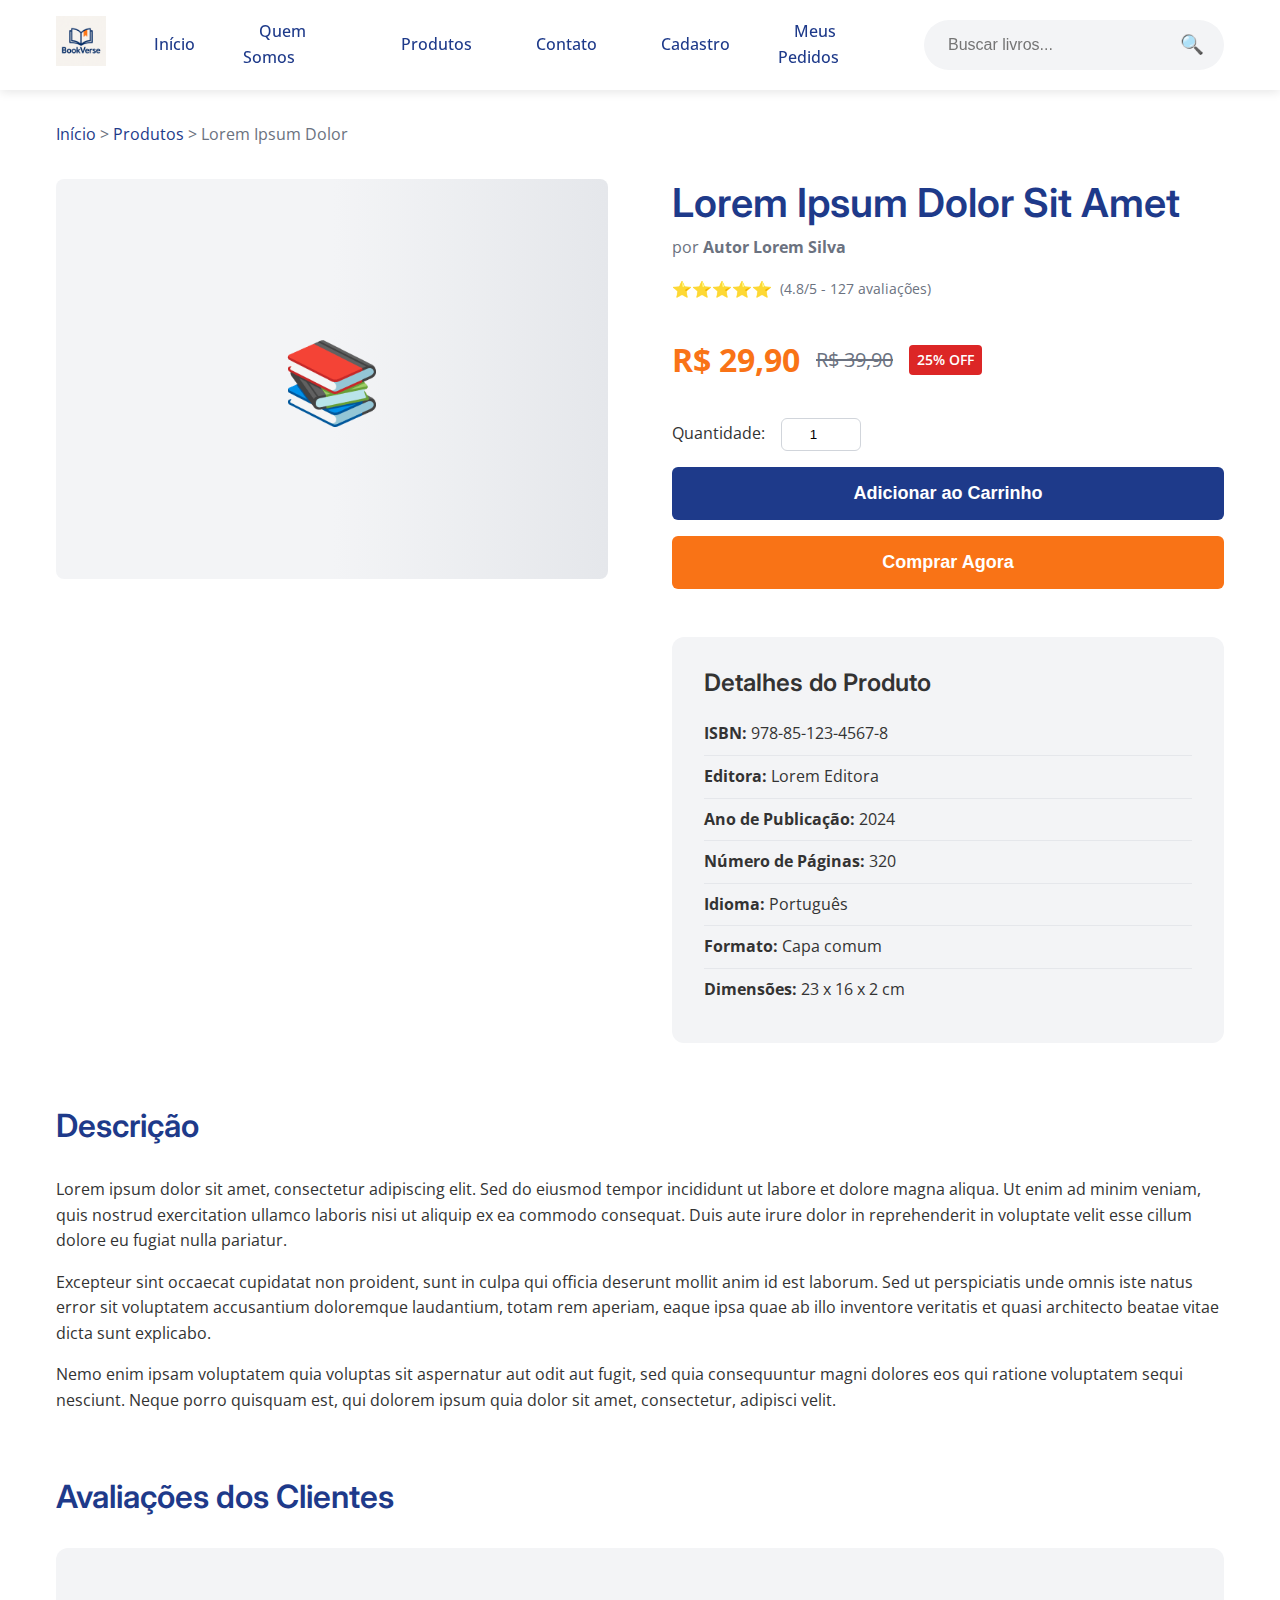
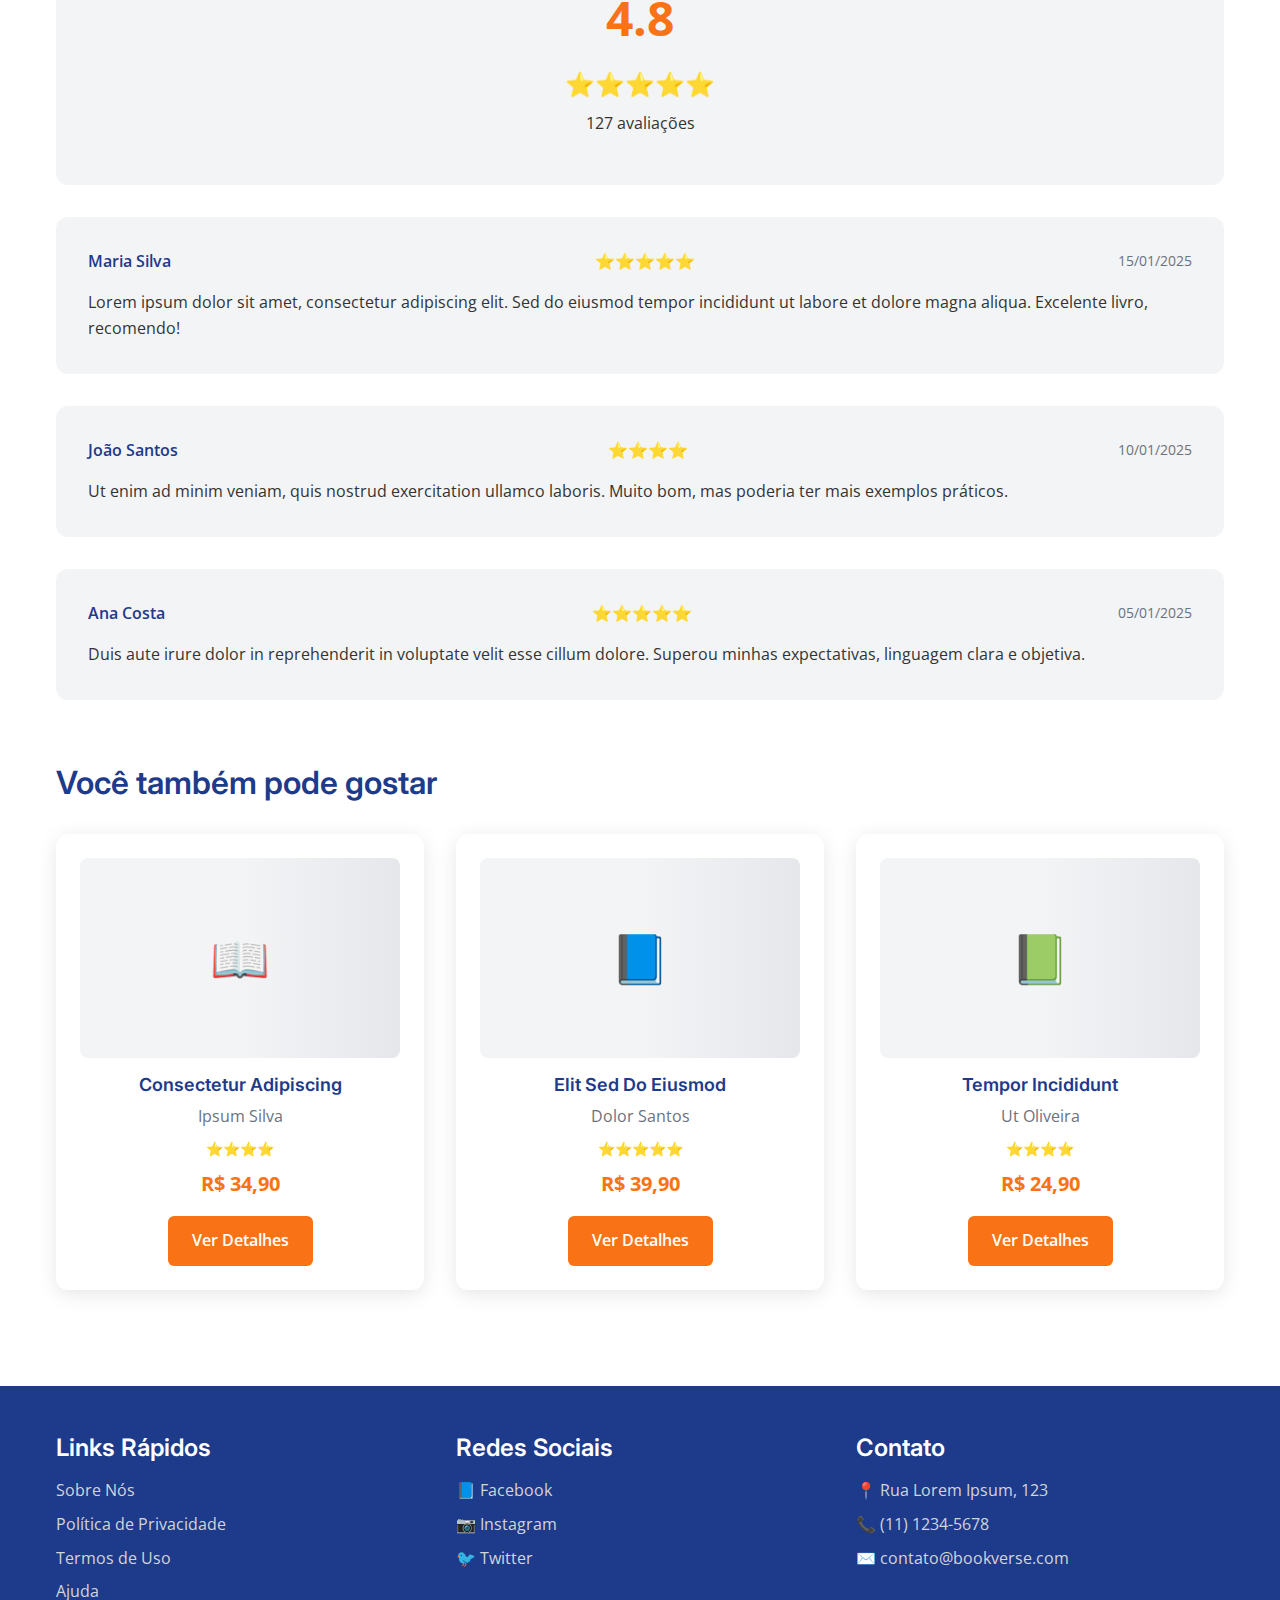
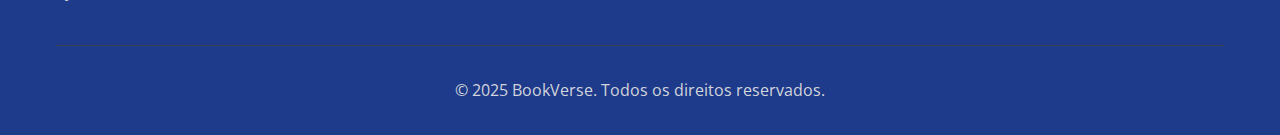
<file: bookverse-ecommerce/pages/produto.html>
<!DOCTYPE html>
<html lang="pt-BR">
<head>
    <meta charset="UTF-8">
    <meta name="viewport" content="width=device-width, initial-scale=1.0">
    <title>Lorem Ipsum Dolor - BookVerse</title>
    <link rel="stylesheet" href="../css/styles.css">
    <link href="https://fonts.googleapis.com/css2?family=Inter:wght@400;600;700&family=Open+Sans:wght@400;600&display=swap" rel="stylesheet">
</head>
<body>
    <header class="header">
        <div class="container">
            <div class="header-content">
                <div class="logo">
                    <img src="../images/bookverse_logo.png" alt="BookVerse" class="logo-img">
                </div>
                <nav class="nav">
                    <ul class="nav-list">
                        <li><a href="../index.html" class="nav-link">Início</a></li>
                        <li><a href="quem-somos.html" class="nav-link">Quem Somos</a></li>
                        <li class="dropdown">
                            <a href="produtos.html" class="nav-link">Produtos</a>
                            <ul class="dropdown-menu">
                                <li><a href="produtos.html?categoria=ficcao">Ficção</a></li>
                                <li><a href="produtos.html?categoria=nao-ficcao">Não-Ficção</a></li>
                                <li><a href="produtos.html?categoria=infantil">Infantil</a></li>
                                <li><a href="produtos.html?categoria=academico">Acadêmico</a></li>
                            </ul>
                        </li>
                        <li><a href="contato.html" class="nav-link">Contato</a></li>
                        <li><a href="cadastro.html" class="nav-link">Cadastro</a></li>
                        <li><a href="pedidos.html" class="nav-link">Meus Pedidos</a></li>
                    </ul>
                </nav>
                <div class="search-box">
                    <form class="search-form">
                        <input type="text" placeholder="Buscar livros..." class="search-input">
                        <button type="submit" class="search-btn">🔍</button>
                    </form>
                </div>
            </div>
        </div>
    </header>

    <main class="main">
        <section class="product-page">
            <div class="container">
                <div class="breadcrumb">
                    <a href="../index.html">Início</a> > 
                    <a href="produtos.html">Produtos</a> > 
                    <span>Lorem Ipsum Dolor</span>
                </div>

                <div class="product-layout">
                    <div class="product-image-section">
                        <div class="product-image-main">
                            <div class="placeholder-image extra-large">📚</div>
                        </div>
                    </div>

                    <div class="product-info-section">
                        <h1 class="product-title">Lorem Ipsum Dolor Sit Amet</h1>
                        <p class="product-author">por <strong>Autor Lorem Silva</strong></p>
                        <div class="product-rating">
                            <span class="stars">⭐⭐⭐⭐⭐</span>
                            <span class="rating-text">(4.8/5 - 127 avaliações)</span>
                        </div>
                        
                        <div class="product-price-section">
                            <span class="price-current">R$ 29,90</span>
                            <span class="price-original">R$ 39,90</span>
                            <span class="price-discount">25% OFF</span>
                        </div>

                        <div class="product-actions">
                            <div class="quantity-selector">
                                <label for="quantity">Quantidade:</label>
                                <input type="number" id="quantity" value="1" min="1" max="10" class="quantity-input">
                            </div>
                            <button class="btn btn-primary btn-large">Adicionar ao Carrinho</button>
                            <button class="btn btn-secondary btn-large">Comprar Agora</button>
                        </div>

                        <div class="product-details">
                            <h3>Detalhes do Produto</h3>
                            <ul class="details-list">
                                <li><strong>ISBN:</strong> 978-85-123-4567-8</li>
                                <li><strong>Editora:</strong> Lorem Editora</li>
                                <li><strong>Ano de Publicação:</strong> 2024</li>
                                <li><strong>Número de Páginas:</strong> 320</li>
                                <li><strong>Idioma:</strong> Português</li>
                                <li><strong>Formato:</strong> Capa comum</li>
                                <li><strong>Dimensões:</strong> 23 x 16 x 2 cm</li>
                            </ul>
                        </div>
                    </div>
                </div>

                <div class="product-description">
                    <h2>Descrição</h2>
                    <p>Lorem ipsum dolor sit amet, consectetur adipiscing elit. Sed do eiusmod tempor incididunt ut labore et dolore magna aliqua. Ut enim ad minim veniam, quis nostrud exercitation ullamco laboris nisi ut aliquip ex ea commodo consequat. Duis aute irure dolor in reprehenderit in voluptate velit esse cillum dolore eu fugiat nulla pariatur.</p>
                    
                    <p>Excepteur sint occaecat cupidatat non proident, sunt in culpa qui officia deserunt mollit anim id est laborum. Sed ut perspiciatis unde omnis iste natus error sit voluptatem accusantium doloremque laudantium, totam rem aperiam, eaque ipsa quae ab illo inventore veritatis et quasi architecto beatae vitae dicta sunt explicabo.</p>
                    
                    <p>Nemo enim ipsam voluptatem quia voluptas sit aspernatur aut odit aut fugit, sed quia consequuntur magni dolores eos qui ratione voluptatem sequi nesciunt. Neque porro quisquam est, qui dolorem ipsum quia dolor sit amet, consectetur, adipisci velit.</p>
                </div>

                <div class="product-reviews">
                    <h2>Avaliações dos Clientes</h2>
                    
                    <div class="reviews-summary">
                        <div class="rating-overview">
                            <span class="rating-large">4.8</span>
                            <div class="rating-stars">⭐⭐⭐⭐⭐</div>
                            <p>127 avaliações</p>
                        </div>
                    </div>

                    <div class="reviews-list">
                        <div class="review-item">
                            <div class="review-header">
                                <span class="reviewer-name">Maria Silva</span>
                                <span class="review-rating">⭐⭐⭐⭐⭐</span>
                                <span class="review-date">15/01/2025</span>
                            </div>
                            <p class="review-text">Lorem ipsum dolor sit amet, consectetur adipiscing elit. Sed do eiusmod tempor incididunt ut labore et dolore magna aliqua. Excelente livro, recomendo!</p>
                        </div>

                        <div class="review-item">
                            <div class="review-header">
                                <span class="reviewer-name">João Santos</span>
                                <span class="review-rating">⭐⭐⭐⭐</span>
                                <span class="review-date">10/01/2025</span>
                            </div>
                            <p class="review-text">Ut enim ad minim veniam, quis nostrud exercitation ullamco laboris. Muito bom, mas poderia ter mais exemplos práticos.</p>
                        </div>

                        <div class="review-item">
                            <div class="review-header">
                                <span class="reviewer-name">Ana Costa</span>
                                <span class="review-rating">⭐⭐⭐⭐⭐</span>
                                <span class="review-date">05/01/2025</span>
                            </div>
                            <p class="review-text">Duis aute irure dolor in reprehenderit in voluptate velit esse cillum dolore. Superou minhas expectativas, linguagem clara e objetiva.</p>
                        </div>
                    </div>
                </div>

                <div class="related-products">
                    <h2>Você também pode gostar</h2>
                    <div class="related-grid">
                        <div class="book-card">
                            <div class="book-image">
                                <div class="placeholder-image">📖</div>
                            </div>
                            <h3 class="book-title">Consectetur Adipiscing</h3>
                            <p class="book-author">Ipsum Silva</p>
                            <div class="book-rating">⭐⭐⭐⭐</div>
                            <p class="book-price">R$ 34,90</p>
                            <a href="#" class="btn btn-secondary">Ver Detalhes</a>
                        </div>

                        <div class="book-card">
                            <div class="book-image">
                                <div class="placeholder-image">📘</div>
                            </div>
                            <h3 class="book-title">Elit Sed Do Eiusmod</h3>
                            <p class="book-author">Dolor Santos</p>
                            <div class="book-rating">⭐⭐⭐⭐⭐</div>
                            <p class="book-price">R$ 39,90</p>
                            <a href="#" class="btn btn-secondary">Ver Detalhes</a>
                        </div>

                        <div class="book-card">
                            <div class="book-image">
                                <div class="placeholder-image">📗</div>
                            </div>
                            <h3 class="book-title">Tempor Incididunt</h3>
                            <p class="book-author">Ut Oliveira</p>
                            <div class="book-rating">⭐⭐⭐⭐</div>
                            <p class="book-price">R$ 24,90</p>
                            <a href="#" class="btn btn-secondary">Ver Detalhes</a>
                        </div>
                    </div>
                </div>
            </div>
        </section>
    </main>

    <footer class="footer">
        <div class="container">
            <div class="footer-content">
                <div class="footer-section">
                    <h3 class="footer-title">Links Rápidos</h3>
                    <ul class="footer-links">
                        <li><a href="quem-somos.html">Sobre Nós</a></li>
                        <li><a href="#">Política de Privacidade</a></li>
                        <li><a href="#">Termos de Uso</a></li>
                        <li><a href="contato.html">Ajuda</a></li>
                    </ul>
                </div>
                <div class="footer-section">
                    <h3 class="footer-title">Redes Sociais</h3>
                    <div class="social-links">
                        <a href="#" class="social-link">📘 Facebook</a>
                        <a href="#" class="social-link">📷 Instagram</a>
                        <a href="#" class="social-link">🐦 Twitter</a>
                    </div>
                </div>
                <div class="footer-section">
                    <h3 class="footer-title">Contato</h3>
                    <div class="contact-info">
                        <p>📍 Rua Lorem Ipsum, 123</p>
                        <p>📞 (11) 1234-5678</p>
                        <p>✉️ contato@bookverse.com</p>
                    </div>
                </div>
            </div>
            <div class="footer-bottom">
                <p>&copy; 2025 BookVerse. Todos os direitos reservados.</p>
            </div>
        </div>
    </footer>
</body>
</html>
</file>
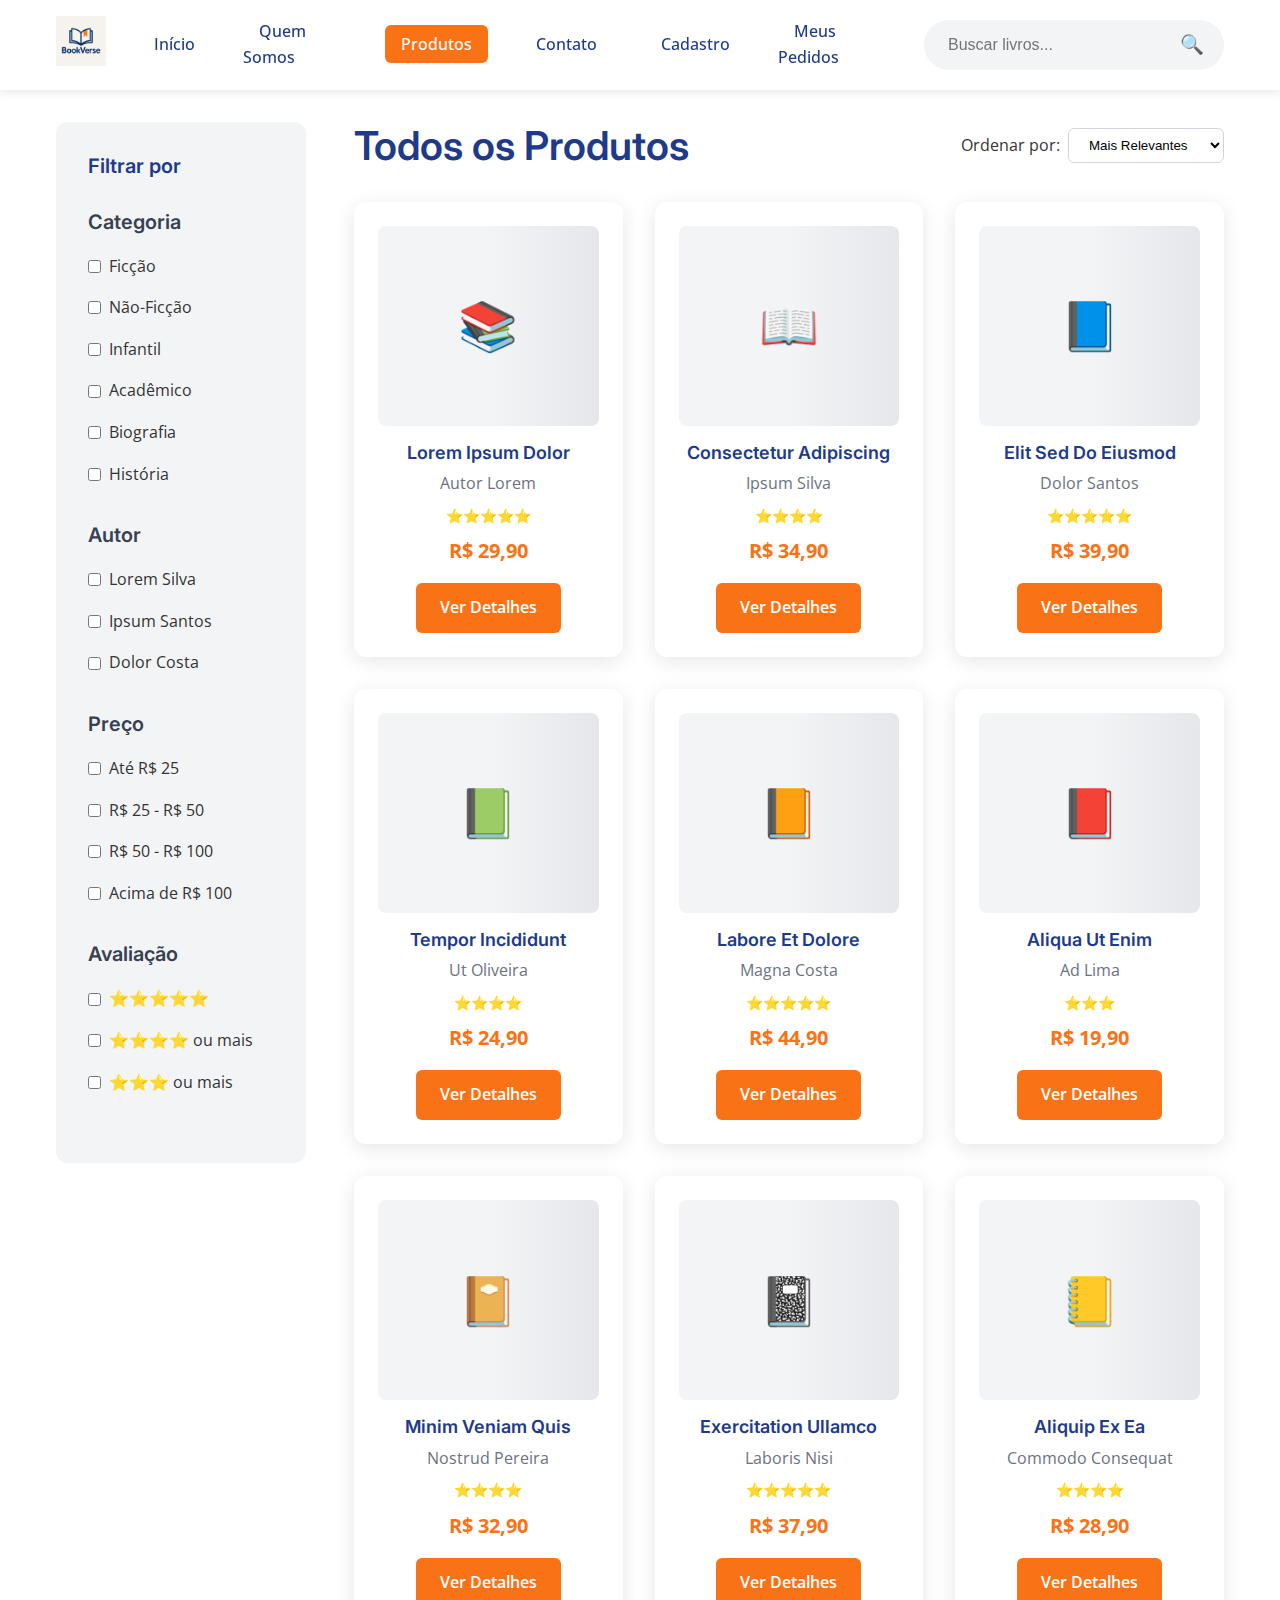
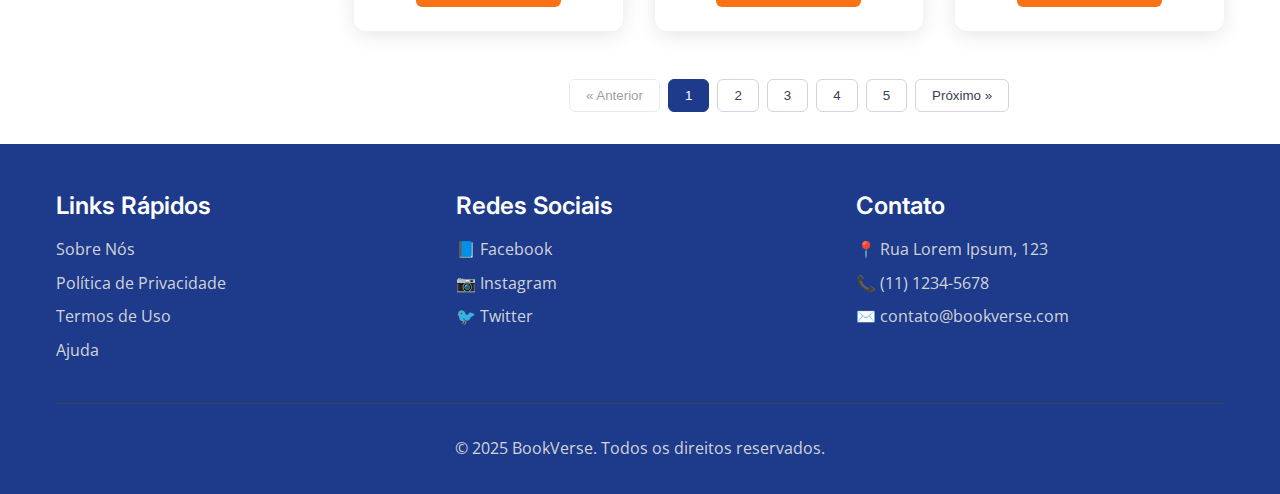
<file: bookverse-ecommerce/pages/produtos.html>
<!DOCTYPE html>
<html lang="pt-BR">
<head>
    <meta charset="UTF-8">
    <meta name="viewport" content="width=device-width, initial-scale=1.0">
    <title>Produtos - BookVerse</title>
    <link rel="stylesheet" href="../css/styles.css">
    <link href="https://fonts.googleapis.com/css2?family=Inter:wght@400;600;700&family=Open+Sans:wght@400;600&display=swap" rel="stylesheet">
</head>
<body>
    <header class="header">
        <div class="container">
            <div class="header-content">
                <div class="logo">
                    <img src="../images/bookverse_logo.png" alt="BookVerse" class="logo-img">
                </div>
                <nav class="nav">
                    <ul class="nav-list">
                        <li><a href="../index.html" class="nav-link">Início</a></li>
                        <li><a href="quem-somos.html" class="nav-link">Quem Somos</a></li>
                        <li class="dropdown">
                            <a href="produtos.html" class="nav-link active">Produtos</a>
                            <ul class="dropdown-menu">
                                <li><a href="produtos.html?categoria=ficcao">Ficção</a></li>
                                <li><a href="produtos.html?categoria=nao-ficcao">Não-Ficção</a></li>
                                <li><a href="produtos.html?categoria=infantil">Infantil</a></li>
                                <li><a href="produtos.html?categoria=academico">Acadêmico</a></li>
                            </ul>
                        </li>
                        <li><a href="contato.html" class="nav-link">Contato</a></li>
                        <li><a href="cadastro.html" class="nav-link">Cadastro</a></li>
                        <li><a href="pedidos.html" class="nav-link">Meus Pedidos</a></li>
                    </ul>
                </nav>
                <div class="search-box">
                    <form class="search-form">
                        <input type="text" placeholder="Buscar livros..." class="search-input">
                        <button type="submit" class="search-btn">🔍</button>
                    </form>
                </div>
            </div>
        </div>
    </header>

    <main class="main">
        <section class="products-page">
            <div class="container">
                <div class="products-layout">
                    <aside class="filters-sidebar">
                        <h3 class="filters-title">Filtrar por</h3>
                        
                        <div class="filter-group">
                            <h4 class="filter-label">Categoria</h4>
                            <div class="filter-options">
                                <label class="filter-option">
                                    <input type="checkbox" name="categoria" value="ficcao">
                                    <span>Ficção</span>
                                </label>
                                <label class="filter-option">
                                    <input type="checkbox" name="categoria" value="nao-ficcao">
                                    <span>Não-Ficção</span>
                                </label>
                                <label class="filter-option">
                                    <input type="checkbox" name="categoria" value="infantil">
                                    <span>Infantil</span>
                                </label>
                                <label class="filter-option">
                                    <input type="checkbox" name="categoria" value="academico">
                                    <span>Acadêmico</span>
                                </label>
                                <label class="filter-option">
                                    <input type="checkbox" name="categoria" value="biografia">
                                    <span>Biografia</span>
                                </label>
                                <label class="filter-option">
                                    <input type="checkbox" name="categoria" value="historia">
                                    <span>História</span>
                                </label>
                            </div>
                        </div>

                        <div class="filter-group">
                            <h4 class="filter-label">Autor</h4>
                            <div class="filter-options">
                                <label class="filter-option">
                                    <input type="checkbox" name="autor" value="autor1">
                                    <span>Lorem Silva</span>
                                </label>
                                <label class="filter-option">
                                    <input type="checkbox" name="autor" value="autor2">
                                    <span>Ipsum Santos</span>
                                </label>
                                <label class="filter-option">
                                    <input type="checkbox" name="autor" value="autor3">
                                    <span>Dolor Costa</span>
                                </label>
                            </div>
                        </div>

                        <div class="filter-group">
                            <h4 class="filter-label">Preço</h4>
                            <div class="filter-options">
                                <label class="filter-option">
                                    <input type="checkbox" name="preco" value="0-25">
                                    <span>Até R$ 25</span>
                                </label>
                                <label class="filter-option">
                                    <input type="checkbox" name="preco" value="25-50">
                                    <span>R$ 25 - R$ 50</span>
                                </label>
                                <label class="filter-option">
                                    <input type="checkbox" name="preco" value="50-100">
                                    <span>R$ 50 - R$ 100</span>
                                </label>
                                <label class="filter-option">
                                    <input type="checkbox" name="preco" value="100+">
                                    <span>Acima de R$ 100</span>
                                </label>
                            </div>
                        </div>

                        <div class="filter-group">
                            <h4 class="filter-label">Avaliação</h4>
                            <div class="filter-options">
                                <label class="filter-option">
                                    <input type="checkbox" name="avaliacao" value="5">
                                    <span>⭐⭐⭐⭐⭐</span>
                                </label>
                                <label class="filter-option">
                                    <input type="checkbox" name="avaliacao" value="4">
                                    <span>⭐⭐⭐⭐ ou mais</span>
                                </label>
                                <label class="filter-option">
                                    <input type="checkbox" name="avaliacao" value="3">
                                    <span>⭐⭐⭐ ou mais</span>
                                </label>
                            </div>
                        </div>
                    </aside>

                    <div class="products-content">
                        <div class="products-header">
                            <h1 class="products-title">Todos os Produtos</h1>
                            
                            <div class="sort-options">
                                <label for="sort">Ordenar por:</label>
                                <select id="sort" class="sort-select">
                                    <option value="relevancia">Mais Relevantes</option>
                                    <option value="preco-menor">Menor Preço</option>
                                    <option value="preco-maior">Maior Preço</option>
                                    <option value="lancamentos">Lançamentos</option>
                                    <option value="mais-vendidos">Mais Vendidos</option>
                                    <option value="melhor-avaliados">Melhor Avaliados</option>
                                </select>
                            </div>
                        </div>

                        <div class="products-grid">
                            <div class="book-card">
                                <div class="book-image">
                                    <div class="placeholder-image">📚</div>
                                </div>
                                <h3 class="book-title">Lorem Ipsum Dolor</h3>
                                <p class="book-author">Autor Lorem</p>
                                <div class="book-rating">⭐⭐⭐⭐⭐</div>
                                <p class="book-price">R$ 29,90</p>
                                <a href="produto.html" class="btn btn-secondary">Ver Detalhes</a>
                            </div>

                            <div class="book-card">
                                <div class="book-image">
                                    <div class="placeholder-image">📖</div>
                                </div>
                                <h3 class="book-title">Consectetur Adipiscing</h3>
                                <p class="book-author">Ipsum Silva</p>
                                <div class="book-rating">⭐⭐⭐⭐</div>
                                <p class="book-price">R$ 34,90</p>
                                <a href="produto.html" class="btn btn-secondary">Ver Detalhes</a>
                            </div>

                            <div class="book-card">
                                <div class="book-image">
                                    <div class="placeholder-image">📘</div>
                                </div>
                                <h3 class="book-title">Elit Sed Do Eiusmod</h3>
                                <p class="book-author">Dolor Santos</p>
                                <div class="book-rating">⭐⭐⭐⭐⭐</div>
                                <p class="book-price">R$ 39,90</p>
                                <a href="produto.html" class="btn btn-secondary">Ver Detalhes</a>
                            </div>

                            <div class="book-card">
                                <div class="book-image">
                                    <div class="placeholder-image">📗</div>
                                </div>
                                <h3 class="book-title">Tempor Incididunt</h3>
                                <p class="book-author">Ut Oliveira</p>
                                <div class="book-rating">⭐⭐⭐⭐</div>
                                <p class="book-price">R$ 24,90</p>
                                <a href="produto.html" class="btn btn-secondary">Ver Detalhes</a>
                            </div>

                            <div class="book-card">
                                <div class="book-image">
                                    <div class="placeholder-image">📙</div>
                                </div>
                                <h3 class="book-title">Labore Et Dolore</h3>
                                <p class="book-author">Magna Costa</p>
                                <div class="book-rating">⭐⭐⭐⭐⭐</div>
                                <p class="book-price">R$ 44,90</p>
                                <a href="produto.html" class="btn btn-secondary">Ver Detalhes</a>
                            </div>

                            <div class="book-card">
                                <div class="book-image">
                                    <div class="placeholder-image">📕</div>
                                </div>
                                <h3 class="book-title">Aliqua Ut Enim</h3>
                                <p class="book-author">Ad Lima</p>
                                <div class="book-rating">⭐⭐⭐</div>
                                <p class="book-price">R$ 19,90</p>
                                <a href="produto.html" class="btn btn-secondary">Ver Detalhes</a>
                            </div>

                            <div class="book-card">
                                <div class="book-image">
                                    <div class="placeholder-image">📔</div>
                                </div>
                                <h3 class="book-title">Minim Veniam Quis</h3>
                                <p class="book-author">Nostrud Pereira</p>
                                <div class="book-rating">⭐⭐⭐⭐</div>
                                <p class="book-price">R$ 32,90</p>
                                <a href="produto.html" class="btn btn-secondary">Ver Detalhes</a>
                            </div>

                            <div class="book-card">
                                <div class="book-image">
                                    <div class="placeholder-image">📓</div>
                                </div>
                                <h3 class="book-title">Exercitation Ullamco</h3>
                                <p class="book-author">Laboris Nisi</p>
                                <div class="book-rating">⭐⭐⭐⭐⭐</div>
                                <p class="book-price">R$ 37,90</p>
                                <a href="produto.html" class="btn btn-secondary">Ver Detalhes</a>
                            </div>

                            <div class="book-card">
                                <div class="book-image">
                                    <div class="placeholder-image">📒</div>
                                </div>
                                <h3 class="book-title">Aliquip Ex Ea</h3>
                                <p class="book-author">Commodo Consequat</p>
                                <div class="book-rating">⭐⭐⭐⭐</div>
                                <p class="book-price">R$ 28,90</p>
                                <a href="produto.html" class="btn btn-secondary">Ver Detalhes</a>
                            </div>
                        </div>

                        <div class="pagination">
                            <button class="pagination-btn" disabled>« Anterior</button>
                            <button class="pagination-btn active">1</button>
                            <button class="pagination-btn">2</button>
                            <button class="pagination-btn">3</button>
                            <button class="pagination-btn">4</button>
                            <button class="pagination-btn">5</button>
                            <button class="pagination-btn">Próximo »</button>
                        </div>
                    </div>
                </div>
            </div>
        </section>
    </main>

    <footer class="footer">
        <div class="container">
            <div class="footer-content">
                <div class="footer-section">
                    <h3 class="footer-title">Links Rápidos</h3>
                    <ul class="footer-links">
                        <li><a href="quem-somos.html">Sobre Nós</a></li>
                        <li><a href="#">Política de Privacidade</a></li>
                        <li><a href="#">Termos de Uso</a></li>
                        <li><a href="contato.html">Ajuda</a></li>
                    </ul>
                </div>
                <div class="footer-section">
                    <h3 class="footer-title">Redes Sociais</h3>
                    <div class="social-links">
                        <a href="#" class="social-link">📘 Facebook</a>
                        <a href="#" class="social-link">📷 Instagram</a>
                        <a href="#" class="social-link">🐦 Twitter</a>
                    </div>
                </div>
                <div class="footer-section">
                    <h3 class="footer-title">Contato</h3>
                    <div class="contact-info">
                        <p>📍 Rua Lorem Ipsum, 123</p>
                        <p>📞 (11) 1234-5678</p>
                        <p>✉️ contato@bookverse.com</p>
                    </div>
                </div>
            </div>
            <div class="footer-bottom">
                <p>&copy; 2025 BookVerse. Todos os direitos reservados.</p>
            </div>
        </div>
    </footer>
</body>
</html>
</file>
<file: bookverse-ecommerce/css/styles.css>
/* Reset e Base */
* {
    margin: 0;
    padding: 0;
    box-sizing: border-box;
}

html {
    font-size: 16px;
    scroll-behavior: smooth;
}

body {
    font-family: 'Open Sans', sans-serif;
    line-height: 1.6;
    color: #333;
    background-color: #ffffff;
}

/* Tipografia */
h1, h2, h3, h4, h5, h6 {
    font-family: 'Inter', sans-serif;
    font-weight: 600;
    line-height: 1.2;
    margin-bottom: 1rem;
}

h1 { font-size: 2.5rem; }
h2 { font-size: 2rem; }
h3 { font-size: 1.5rem; }
h4 { font-size: 1.25rem; }
h5 { font-size: 1.125rem; }
h6 { font-size: 1rem; }

p {
    margin-bottom: 1rem;
}

a {
    color: #1E3A8A;
    text-decoration: none;
    transition: color 0.3s ease;
}

a:hover {
    color: #F97316;
}

/* Container */
.container {
    max-width: 1200px;
    margin: 0 auto;
    padding: 0 1rem;
}

/* Header */
.header {
    background-color: #ffffff;
    box-shadow: 0 2px 10px rgba(0, 0, 0, 0.1);
    position: sticky;
    top: 0;
    z-index: 1000;
}

.header-content {
    display: flex;
    align-items: center;
    justify-content: space-between;
    padding: 1rem 0;
    gap: 2rem;
}

.logo-img {
    height: 50px;
    width: auto;
}

/* Navegação */
.nav-list {
    display: flex;
    list-style: none;
    gap: 2rem;
    align-items: center;
}

.nav-link {
    font-weight: 500;
    padding: 0.5rem 1rem;
    border-radius: 6px;
    transition: all 0.3s ease;
}

.nav-link:hover,
.nav-link.active {
    background-color: #F97316;
    color: #ffffff;
}

/* Dropdown */
.dropdown {
    position: relative;
}

.dropdown-menu {
    position: absolute;
    top: 100%;
    left: 0;
    background-color: #ffffff;
    box-shadow: 0 4px 20px rgba(0, 0, 0, 0.1);
    border-radius: 8px;
    padding: 0.5rem 0;
    min-width: 200px;
    opacity: 0;
    visibility: hidden;
    transform: translateY(-10px);
    transition: all 0.3s ease;
    list-style: none;
}

.dropdown:hover .dropdown-menu {
    opacity: 1;
    visibility: visible;
    transform: translateY(0);
}

.dropdown-menu li {
    padding: 0;
}

.dropdown-menu a {
    display: block;
    padding: 0.75rem 1rem;
    color: #333;
    transition: background-color 0.3s ease;
}

.dropdown-menu a:hover {
    background-color: #F3F4F6;
    color: #F97316;
}

/* Search Box */
.search-box {
    flex-shrink: 0;
}

.search-form {
    display: flex;
    align-items: center;
    background-color: #F3F4F6;
    border-radius: 25px;
    padding: 0.5rem 1rem;
    min-width: 300px;
}

.search-input {
    flex: 1;
    border: none;
    background: transparent;
    padding: 0.5rem;
    font-size: 1rem;
    outline: none;
}

.search-btn {
    background: none;
    border: none;
    cursor: pointer;
    font-size: 1.2rem;
    padding: 0.25rem;
}

/* Botões */
.btn {
    display: inline-block;
    padding: 0.75rem 1.5rem;
    border: none;
    border-radius: 6px;
    font-weight: 600;
    text-align: center;
    cursor: pointer;
    transition: all 0.3s ease;
    text-decoration: none;
    font-size: 1rem;
}

.btn-primary {
    background-color: #1E3A8A;
    color: #ffffff;
}

.btn-primary:hover {
    background-color: #1E40AF;
    transform: translateY(-2px);
    box-shadow: 0 4px 15px rgba(30, 58, 138, 0.3);
}

.btn-secondary {
    background-color: #F97316;
    color: #ffffff;
}

.btn-secondary:hover {
    background-color: #EA580C;
    transform: translateY(-2px);
    box-shadow: 0 4px 15px rgba(249, 115, 22, 0.3);
}

.btn-outline {
    background-color: transparent;
    color: #1E3A8A;
    border: 2px solid #1E3A8A;
}

.btn-outline:hover {
    background-color: #1E3A8A;
    color: #ffffff;
}

.btn-danger {
    background-color: #DC2626;
    color: #ffffff;
}

.btn-danger:hover {
    background-color: #B91C1C;
}

.btn-large {
    padding: 1rem 2rem;
    font-size: 1.125rem;
}

.btn-small {
    padding: 0.5rem 1rem;
    font-size: 0.875rem;
}

/* Main Content */
.main {
    min-height: calc(100vh - 200px);
}

/* Hero Section */
.hero {
    background: linear-gradient(135deg, #1E3A8A 0%, #3B82F6 100%);
    color: #ffffff;
    padding: 4rem 0;
    text-align: center;
}

.hero-content {
    max-width: 600px;
    margin: 0 auto;
}

.hero-title {
    font-size: 3rem;
    margin-bottom: 1rem;
    font-weight: 700;
}

.hero-subtitle {
    font-size: 1.25rem;
    margin-bottom: 2rem;
    opacity: 0.9;
}

/* Sections */
.section-title {
    text-align: center;
    margin-bottom: 3rem;
    color: #1E3A8A;
    font-size: 2.5rem;
}

.featured-books,
.categories,
.newsletter {
    padding: 4rem 0;
}

.categories {
    background-color: #F3F4F6;
}

/* Grid Layouts */
.books-grid {
    display: grid;
    grid-template-columns: repeat(auto-fit, minmax(250px, 1fr));
    gap: 2rem;
    margin-bottom: 2rem;
}

.categories-grid {
    display: grid;
    grid-template-columns: repeat(auto-fit, minmax(200px, 1fr));
    gap: 2rem;
}

.products-grid {
    display: grid;
    grid-template-columns: repeat(auto-fit, minmax(250px, 1fr));
    gap: 2rem;
    margin-bottom: 3rem;
}

/* Book Cards */
.book-card {
    background-color: #ffffff;
    border-radius: 12px;
    padding: 1.5rem;
    box-shadow: 0 4px 20px rgba(0, 0, 0, 0.1);
    transition: all 0.3s ease;
    text-align: center;
}

.book-card:hover {
    transform: translateY(-5px);
    box-shadow: 0 8px 30px rgba(0, 0, 0, 0.15);
}

.book-image {
    margin-bottom: 1rem;
}

.placeholder-image {
    background-color: #F3F4F6;
    border-radius: 8px;
    display: flex;
    align-items: center;
    justify-content: center;
    font-size: 3rem;
    color: #9CA3AF;
    height: 200px;
    margin-bottom: 1rem;
}

.placeholder-image.small {
    height: 80px;
    font-size: 2rem;
}

.placeholder-image.large {
    height: 300px;
    font-size: 4rem;
}

.placeholder-image.extra-large {
    height: 400px;
    font-size: 5rem;
}

.book-title {
    font-size: 1.125rem;
    margin-bottom: 0.5rem;
    color: #1E3A8A;
}

.book-author {
    color: #6B7280;
    margin-bottom: 0.5rem;
}

.book-rating {
    margin-bottom: 0.5rem;
    font-size: 0.875rem;
}

.book-price {
    font-size: 1.25rem;
    font-weight: 700;
    color: #F97316;
    margin-bottom: 1rem;
}

/* Category Cards */
.category-card {
    background-color: #ffffff;
    border-radius: 12px;
    padding: 2rem;
    text-align: center;
    transition: all 0.3s ease;
    text-decoration: none;
    color: inherit;
}

.category-card:hover {
    transform: translateY(-5px);
    box-shadow: 0 8px 30px rgba(0, 0, 0, 0.15);
    color: inherit;
}

.category-icon {
    font-size: 3rem;
    margin-bottom: 1rem;
}

.category-name {
    color: #1E3A8A;
    margin: 0;
}

/* Newsletter */
.newsletter {
    background: linear-gradient(135deg, #F97316 0%, #EA580C 100%);
    color: #ffffff;
    text-align: center;
}

.newsletter-title {
    color: #ffffff;
    margin-bottom: 1rem;
}

.newsletter-text {
    margin-bottom: 2rem;
    opacity: 0.9;
}

.newsletter-form {
    display: flex;
    max-width: 400px;
    margin: 0 auto;
    gap: 1rem;
}

.newsletter-input {
    flex: 1;
    padding: 0.75rem 1rem;
    border: none;
    border-radius: 6px;
    font-size: 1rem;
}

/* Footer */
.footer {
    background-color: #1E3A8A;
    color: #ffffff;
    padding: 3rem 0 1rem;
}

.footer-content {
    display: grid;
    grid-template-columns: repeat(auto-fit, minmax(250px, 1fr));
    gap: 2rem;
    margin-bottom: 2rem;
}

.footer-title {
    color: #ffffff;
    margin-bottom: 1rem;
}

.footer-links {
    list-style: none;
}

.footer-links li {
    margin-bottom: 0.5rem;
}

.footer-links a {
    color: #D1D5DB;
    transition: color 0.3s ease;
}

.footer-links a:hover {
    color: #F97316;
}

.social-links {
    display: flex;
    flex-direction: column;
    gap: 0.5rem;
}

.social-link {
    color: #D1D5DB;
    transition: color 0.3s ease;
}

.social-link:hover {
    color: #F97316;
}

.contact-info p {
    margin-bottom: 0.5rem;
    color: #D1D5DB;
}

.footer-bottom {
    text-align: center;
    padding-top: 2rem;
    border-top: 1px solid #374151;
    color: #D1D5DB;
}

/* Page Content */
.page-content {
    padding: 4rem 0;
}

.page-title {
    text-align: center;
    color: #1E3A8A;
    margin-bottom: 3rem;
}

/* About Page */
.about-content {
    display: grid;
    grid-template-columns: 2fr 1fr;
    gap: 3rem;
    align-items: start;
}

.about-text h2 {
    color: #1E3A8A;
    margin-top: 2rem;
    margin-bottom: 1rem;
}

.about-text h2:first-child {
    margin-top: 0;
}

.about-image {
    position: sticky;
    top: 2rem;
}

/* Search/Products Layout */
.search-layout,
.products-layout {
    display: grid;
    grid-template-columns: 250px 1fr;
    gap: 3rem;
}

.search-results,
.products-page {
    padding: 2rem 0;
}

/* Filters Sidebar */
.filters-sidebar {
    background-color: #F3F4F6;
    padding: 2rem;
    border-radius: 12px;
    height: fit-content;
    position: sticky;
    top: 2rem;
}

.filters-title {
    color: #1E3A8A;
    margin-bottom: 2rem;
    font-size: 1.25rem;
}

.filter-group {
    margin-bottom: 2rem;
}

.filter-label {
    color: #374151;
    margin-bottom: 1rem;
    font-weight: 600;
}

.filter-options {
    display: flex;
    flex-direction: column;
    gap: 0.5rem;
}

.filter-option {
    display: flex;
    align-items: center;
    gap: 0.5rem;
    cursor: pointer;
    padding: 0.25rem 0;
}

.filter-option input[type="checkbox"] {
    margin: 0;
}

/* Search/Products Header */
.search-header,
.products-header {
    display: flex;
    justify-content: space-between;
    align-items: center;
    margin-bottom: 2rem;
    flex-wrap: wrap;
    gap: 1rem;
}

.search-title,
.products-title {
    color: #1E3A8A;
    margin: 0;
}

.search-count {
    color: #6B7280;
    margin: 0;
}

.sort-options {
    display: flex;
    align-items: center;
    gap: 0.5rem;
}

.sort-select {
    padding: 0.5rem 1rem;
    border: 1px solid #D1D5DB;
    border-radius: 6px;
    background-color: #ffffff;
}

/* Pagination */
.pagination {
    display: flex;
    justify-content: center;
    gap: 0.5rem;
    margin-top: 3rem;
}

.pagination-btn {
    padding: 0.5rem 1rem;
    border: 1px solid #D1D5DB;
    background-color: #ffffff;
    color: #374151;
    border-radius: 6px;
    cursor: pointer;
    transition: all 0.3s ease;
}

.pagination-btn:hover:not(:disabled) {
    background-color: #F3F4F6;
}

.pagination-btn.active {
    background-color: #1E3A8A;
    color: #ffffff;
    border-color: #1E3A8A;
}

.pagination-btn:disabled {
    opacity: 0.5;
    cursor: not-allowed;
}

/* Product Page */
.product-page {
    padding: 2rem 0;
}

.breadcrumb {
    margin-bottom: 2rem;
    color: #6B7280;
}

.breadcrumb a {
    color: #1E3A8A;
}

.product-layout {
    display: grid;
    grid-template-columns: 1fr 1fr;
    gap: 4rem;
    margin-bottom: 4rem;
}

.product-image-main {
    position: sticky;
    top: 2rem;
}

.product-title {
    color: #1E3A8A;
    margin-bottom: 0.5rem;
}

.product-author {
    color: #6B7280;
    margin-bottom: 1rem;
}

.product-rating {
    display: flex;
    align-items: center;
    gap: 0.5rem;
    margin-bottom: 2rem;
}

.rating-text {
    color: #6B7280;
    font-size: 0.875rem;
}

.product-price-section {
    display: flex;
    align-items: center;
    gap: 1rem;
    margin-bottom: 2rem;
}

.price-current {
    font-size: 2rem;
    font-weight: 700;
    color: #F97316;
}

.price-original {
    font-size: 1.25rem;
    color: #6B7280;
    text-decoration: line-through;
}

.price-discount {
    background-color: #DC2626;
    color: #ffffff;
    padding: 0.25rem 0.5rem;
    border-radius: 4px;
    font-size: 0.875rem;
    font-weight: 600;
}

.product-actions {
    display: flex;
    flex-direction: column;
    gap: 1rem;
    margin-bottom: 3rem;
}

.quantity-selector {
    display: flex;
    align-items: center;
    gap: 1rem;
}

.quantity-input {
    width: 80px;
    padding: 0.5rem;
    border: 1px solid #D1D5DB;
    border-radius: 6px;
    text-align: center;
}

.product-details {
    background-color: #F3F4F6;
    padding: 2rem;
    border-radius: 12px;
}

.details-list {
    list-style: none;
}

.details-list li {
    padding: 0.5rem 0;
    border-bottom: 1px solid #E5E7EB;
}

.details-list li:last-child {
    border-bottom: none;
}

.product-description,
.product-reviews,
.related-products {
    margin-bottom: 4rem;
}

.product-description h2,
.product-reviews h2,
.related-products h2 {
    color: #1E3A8A;
    margin-bottom: 2rem;
}

/* Reviews */
.reviews-summary {
    background-color: #F3F4F6;
    padding: 2rem;
    border-radius: 12px;
    margin-bottom: 2rem;
}

.rating-overview {
    text-align: center;
}

.rating-large {
    font-size: 3rem;
    font-weight: 700;
    color: #F97316;
}

.rating-stars {
    font-size: 1.5rem;
    margin: 0.5rem 0;
}

.reviews-list {
    display: flex;
    flex-direction: column;
    gap: 2rem;
}

.review-item {
    background-color: #F3F4F6;
    padding: 2rem;
    border-radius: 12px;
}

.review-header {
    display: flex;
    justify-content: space-between;
    align-items: center;
    margin-bottom: 1rem;
    flex-wrap: wrap;
    gap: 1rem;
}

.reviewer-name {
    font-weight: 600;
    color: #1E3A8A;
}

.review-date {
    color: #6B7280;
    font-size: 0.875rem;
}

.review-text {
    margin: 0;
    line-height: 1.6;
}

.related-grid {
    display: grid;
    grid-template-columns: repeat(auto-fit, minmax(200px, 1fr));
    gap: 2rem;
}

/* Contact Page */
.contact-page {
    padding: 2rem 0;
}

.contact-layout {
    display: grid;
    grid-template-columns: 1fr 1fr;
    gap: 4rem;
    margin-bottom: 4rem;
}

.contact-form-section h2,
.contact-info-section h2 {
    color: #1E3A8A;
    margin-bottom: 2rem;
}

/* Forms */
.contact-form,
.register-form {
    display: flex;
    flex-direction: column;
    gap: 1.5rem;
}

.form-row {
    display: grid;
    grid-template-columns: 1fr 1fr;
    gap: 1rem;
}

.form-group {
    display: flex;
    flex-direction: column;
}

.form-label {
    font-weight: 600;
    margin-bottom: 0.5rem;
    color: #374151;
}

.form-input,
.form-select,
.form-textarea {
    padding: 0.75rem 1rem;
    border: 1px solid #D1D5DB;
    border-radius: 6px;
    font-size: 1rem;
    transition: border-color 0.3s ease;
}

.form-input:focus,
.form-select:focus,
.form-textarea:focus {
    outline: none;
    border-color: #1E3A8A;
    box-shadow: 0 0 0 3px rgba(30, 58, 138, 0.1);
}

.form-help {
    font-size: 0.875rem;
    color: #6B7280;
    margin-top: 0.25rem;
}

.checkbox-group {
    flex-direction: row;
    align-items: center;
}

.checkbox-label {
    display: flex;
    align-items: center;
    gap: 0.5rem;
    cursor: pointer;
}

.checkbox-text {
    font-size: 0.875rem;
}

.link {
    color: #1E3A8A;
    text-decoration: underline;
}

.link:hover {
    color: #F97316;
}

/* Contact Info */
.contact-info-item {
    margin-bottom: 2rem;
}

.contact-info-item h3 {
    color: #1E3A8A;
    margin-bottom: 0.5rem;
}

.contact-info-item p {
    color: #6B7280;
    margin: 0;
    line-height: 1.6;
}

.map-section {
    margin-top: 4rem;
}

.map-section h2 {
    color: #1E3A8A;
    margin-bottom: 2rem;
}

.map-placeholder {
    background-color: #F3F4F6;
    border-radius: 12px;
    padding: 4rem 2rem;
    text-align: center;
}

.map-placeholder p {
    color: #6B7280;
    margin-top: 1rem;
}

/* Register Page */
.register-page {
    padding: 2rem 0;
}

.register-layout {
    display: grid;
    grid-template-columns: 2fr 1fr;
    gap: 4rem;
}

.register-subtitle {
    color: #6B7280;
    margin-bottom: 3rem;
    text-align: center;
}

.login-link {
    text-align: center;
    margin-top: 2rem;
}

.register-benefits {
    background-color: #F3F4F6;
    padding: 2rem;
    border-radius: 12px;
    height: fit-content;
    position: sticky;
    top: 2rem;
}

.register-benefits h2 {
    color: #1E3A8A;
    margin-bottom: 2rem;
    text-align: center;
}

.benefit-item {
    display: flex;
    align-items: flex-start;
    gap: 1rem;
    margin-bottom: 2rem;
}

.benefit-icon {
    font-size: 2rem;
    flex-shrink: 0;
}

.benefit-content h3 {
    color: #1E3A8A;
    margin-bottom: 0.5rem;
    font-size: 1rem;
}

.benefit-content p {
    color: #6B7280;
    font-size: 0.875rem;
    margin: 0;
}

/* Orders Page */
.orders-page {
    padding: 2rem 0;
}

.orders-tabs {
    display: flex;
    gap: 1rem;
    margin-bottom: 3rem;
    border-bottom: 1px solid #E5E7EB;
}

.tab-btn {
    padding: 1rem 2rem;
    border: none;
    background: none;
    color: #6B7280;
    font-weight: 600;
    cursor: pointer;
    border-bottom: 3px solid transparent;
    transition: all 0.3s ease;
}

.tab-btn.active,
.tab-btn:hover {
    color: #1E3A8A;
    border-bottom-color: #1E3A8A;
}

.tab-content {
    display: none;
}

.tab-content.active {
    display: block;
}

/* Orders */
.orders-list {
    display: flex;
    flex-direction: column;
    gap: 2rem;
}

.order-item {
    background-color: #F3F4F6;
    border-radius: 12px;
    padding: 2rem;
}

.order-header {
    display: flex;
    justify-content: space-between;
    align-items: flex-start;
    margin-bottom: 1.5rem;
    flex-wrap: wrap;
    gap: 1rem;
}

.order-id {
    color: #1E3A8A;
    margin: 0;
}

.order-date {
    color: #6B7280;
    margin: 0.5rem 0;
}

.order-status {
    padding: 0.25rem 0.75rem;
    border-radius: 20px;
    font-size: 0.875rem;
    font-weight: 600;
}

.status-entregue {
    background-color: #10B981;
    color: #ffffff;
}

.status-transporte {
    background-color: #3B82F6;
    color: #ffffff;
}

.status-preparacao {
    background-color: #F59E0B;
    color: #ffffff;
}

.order-total {
    text-align: right;
}

.total-label {
    color: #6B7280;
    font-size: 0.875rem;
}

.total-value {
    font-size: 1.5rem;
    font-weight: 700;
    color: #1E3A8A;
    display: block;
}

.order-items {
    display: flex;
    flex-direction: column;
    gap: 1rem;
    margin-bottom: 1.5rem;
}

.order-product {
    display: flex;
    align-items: center;
    gap: 1rem;
    background-color: #ffffff;
    padding: 1rem;
    border-radius: 8px;
}

.product-image {
    flex-shrink: 0;
}

.product-details h4 {
    color: #1E3A8A;
    margin: 0 0 0.25rem 0;
}

.product-details p {
    color: #6B7280;
    margin: 0;
    font-size: 0.875rem;
}

.order-actions {
    display: flex;
    gap: 1rem;
    flex-wrap: wrap;
}

/* Cart */
.cart-section h2 {
    color: #1E3A8A;
    margin-bottom: 2rem;
}

.cart-items {
    display: flex;
    flex-direction: column;
    gap: 1rem;
    margin-bottom: 2rem;
}

.cart-item {
    display: grid;
    grid-template-columns: auto 1fr auto auto auto;
    gap: 1rem;
    align-items: center;
    background-color: #F3F4F6;
    padding: 1.5rem;
    border-radius: 12px;
}

.item-details h3 {
    color: #1E3A8A;
    margin: 0 0 0.25rem 0;
    font-size: 1rem;
}

.item-details p {
    color: #6B7280;
    margin: 0;
    font-size: 0.875rem;
}

.item-price {
    font-weight: 600;
    color: #F97316;
}

.item-quantity {
    display: flex;
    flex-direction: column;
    align-items: center;
    gap: 0.5rem;
}

.item-quantity label {
    font-size: 0.875rem;
    color: #6B7280;
}

.item-total {
    font-size: 1.125rem;
    font-weight: 700;
    color: #1E3A8A;
}

.cart-summary {
    background-color: #F3F4F6;
    padding: 2rem;
    border-radius: 12px;
    max-width: 400px;
    margin-left: auto;
}

.summary-row {
    display: flex;
    justify-content: space-between;
    margin-bottom: 1rem;
    padding-bottom: 1rem;
}

.summary-row.total {
    border-top: 2px solid #E5E7EB;
    padding-top: 1rem;
    font-weight: 700;
    font-size: 1.25rem;
    color: #1E3A8A;
}

.free-shipping {
    color: #10B981;
    font-weight: 600;
}

.coupon-section {
    margin: 2rem 0;
}

.coupon-section label {
    display: block;
    margin-bottom: 0.5rem;
    font-weight: 600;
    color: #374151;
}

.coupon-input-group {
    display: flex;
    gap: 0.5rem;
}

.coupon-input {
    flex: 1;
    padding: 0.5rem;
    border: 1px solid #D1D5DB;
    border-radius: 6px;
}

.cart-actions {
    display: flex;
    flex-direction: column;
    gap: 1rem;
}

/* Tracking */
.tracking-info {
    margin-bottom: 1.5rem;
}

.tracking-info h4 {
    color: #1E3A8A;
    margin-bottom: 1rem;
}

.tracking-steps {
    display: flex;
    justify-content: space-between;
    margin-bottom: 1rem;
    position: relative;
}

.tracking-steps::before {
    content: '';
    position: absolute;
    top: 1rem;
    left: 1rem;
    right: 1rem;
    height: 2px;
    background-color: #E5E7EB;
    z-index: 1;
}

.step {
    display: flex;
    flex-direction: column;
    align-items: center;
    gap: 0.5rem;
    position: relative;
    z-index: 2;
    background-color: #ffffff;
    padding: 0 0.5rem;
}

.step-icon {
    font-size: 1.5rem;
    width: 2rem;
    height: 2rem;
    display: flex;
    align-items: center;
    justify-content: center;
    border-radius: 50%;
    background-color: #E5E7EB;
}

.step.completed .step-icon {
    background-color: #10B981;
}

.step.active .step-icon {
    background-color: #3B82F6;
}

.step-text {
    font-size: 0.75rem;
    text-align: center;
    color: #6B7280;
}

.step.completed .step-text,
.step.active .step-text {
    color: #374151;
    font-weight: 600;
}

.tracking-estimate {
    color: #6B7280;
    font-style: italic;
    margin: 0;
}

.delivery-info {
    background-color: #ffffff;
    padding: 1rem;
    border-radius: 8px;
    margin-bottom: 1.5rem;
}

.delivery-info p {
    margin: 0.25rem 0;
    color: #374151;
}

/* Responsividade */

/* Tablet (550px - 1100px) */
@media (max-width: 1100px) {
    .container {
        padding: 0 1.5rem;
    }
    
    .header-content {
        flex-wrap: wrap;
        gap: 1rem;
    }
    
    .search-form {
        min-width: 250px;
    }
    
    .hero-title {
        font-size: 2.5rem;
    }
    
    .books-grid,
    .products-grid {
        grid-template-columns: repeat(auto-fit, minmax(200px, 1fr));
    }
    
    .categories-grid {
        grid-template-columns: repeat(auto-fit, minmax(150px, 1fr));
    }
    
    .about-content {
        grid-template-columns: 1fr;
        gap: 2rem;
    }
    
    .about-image {
        position: static;
    }
    
    .search-layout,
    .products-layout {
        grid-template-columns: 200px 1fr;
        gap: 2rem;
    }
    
    .product-layout {
        grid-template-columns: 1fr;
        gap: 2rem;
    }
    
    .product-image-main {
        position: static;
    }
    
    .contact-layout {
        grid-template-columns: 1fr;
        gap: 2rem;
    }
    
    .register-layout {
        grid-template-columns: 1fr;
        gap: 2rem;
    }
    
    .register-benefits {
        position: static;
    }
    
    .cart-item {
        grid-template-columns: auto 1fr auto;
        gap: 1rem;
    }
    
    .item-quantity,
    .item-total {
        grid-column: 2 / -1;
        justify-self: end;
    }
    
    .item-actions {
        grid-column: 1 / -1;
    }
}

/* Mobile (< 550px) */
@media (max-width: 550px) {
    .container {
        padding: 0 1rem;
    }
    
    .header-content {
        flex-direction: column;
        align-items: stretch;
        gap: 1rem;
    }
    
    .nav-list {
        flex-wrap: wrap;
        justify-content: center;
        gap: 0.5rem;
    }
    
    .nav-link {
        padding: 0.5rem 0.75rem;
        font-size: 0.875rem;
    }
    
    .search-form {
        min-width: auto;
    }
    
    .hero {
        padding: 2rem 0;
    }
    
    .hero-title {
        font-size: 2rem;
    }
    
    .hero-subtitle {
        font-size: 1rem;
    }
    
    .section-title {
        font-size: 2rem;
    }
    
    .featured-books,
    .categories,
    .newsletter {
        padding: 2rem 0;
    }
    
    .books-grid,
    .products-grid {
        grid-template-columns: 1fr;
    }
    
    .categories-grid {
        grid-template-columns: repeat(2, 1fr);
    }
    
    .newsletter-form {
        flex-direction: column;
    }
    
    .footer-content {
        grid-template-columns: 1fr;
        text-align: center;
    }
    
    .search-layout,
    .products-layout {
        grid-template-columns: 1fr;
        gap: 1rem;
    }
    
    .filters-sidebar {
        position: static;
        margin-bottom: 2rem;
    }
    
    .search-header,
    .products-header {
        flex-direction: column;
        align-items: stretch;
        text-align: center;
    }
    
    .sort-options {
        justify-content: center;
    }
    
    .pagination {
        flex-wrap: wrap;
    }
    
    .page-content {
        padding: 2rem 0;
    }
    
    .page-title {
        font-size: 2rem;
    }
    
    .product-page {
        padding: 1rem 0;
    }
    
    .product-actions {
        gap: 0.75rem;
    }
    
    .quantity-selector {
        flex-direction: column;
        align-items: stretch;
        text-align: center;
    }
    
    .related-grid {
        grid-template-columns: 1fr;
    }
    
    .form-row {
        grid-template-columns: 1fr;
    }
    
    .orders-tabs {
        flex-wrap: wrap;
        gap: 0.5rem;
    }
    
    .tab-btn {
        padding: 0.75rem 1rem;
        font-size: 0.875rem;
    }
    
    .order-header {
        flex-direction: column;
        align-items: stretch;
        text-align: center;
    }
    
    .order-actions {
        justify-content: center;
    }
    
    .cart-item {
        grid-template-columns: 1fr;
        text-align: center;
        gap: 1rem;
    }
    
    .cart-summary {
        margin: 2rem 0 0 0;
        max-width: none;
    }
    
    .tracking-steps {
        flex-direction: column;
        gap: 1rem;
    }
    
    .tracking-steps::before {
        display: none;
    }
    
    .step {
        flex-direction: row;
        justify-content: flex-start;
        text-align: left;
        padding: 0;
    }
    
    .step-text {
        font-size: 0.875rem;
    }
    
    .review-header {
        flex-direction: column;
        align-items: stretch;
        text-align: center;
    }
    
    .benefit-item {
        flex-direction: column;
        text-align: center;
    }
    
    .coupon-input-group {
        flex-direction: column;
    }
}

/* Melhorias de acessibilidade e interatividade */
@media (prefers-reduced-motion: reduce) {
    * {
        animation-duration: 0.01ms !important;
        animation-iteration-count: 1 !important;
        transition-duration: 0.01ms !important;
    }
}

/* Focus states para acessibilidade */
button:focus,
input:focus,
select:focus,
textarea:focus,
a:focus {
    outline: 2px solid #1E3A8A;
    outline-offset: 2px;
}

/* Hover states adicionais */
.book-card:hover .book-title {
    color: #F97316;
}

.category-card:hover .category-name {
    color: #F97316;
}

/* Animações sutis */
.placeholder-image {
    transition: all 0.3s ease;
}

.book-card:hover .placeholder-image {
    transform: scale(1.05);
}

/* Estados de loading/placeholder melhorados */
.placeholder-image {
    background: linear-gradient(90deg, #F3F4F6 25%, #E5E7EB 50%, #F3F4F6 75%);
    background-size: 200% 100%;
    animation: loading 2s infinite;
}

@keyframes loading {
    0% {
        background-position: 200% 0;
    }
    100% {
        background-position: -200% 0;
    }
}

/* Melhorias para formulários */
.form-input:invalid {
    border-color: #DC2626;
}

.form-input:valid {
    border-color: #10B981;
}

/* Estados de botões melhorados */
.btn:active {
    transform: translateY(1px);
}

.btn:disabled {
    opacity: 0.6;
    cursor: not-allowed;
    transform: none;
}

/* Scrollbar personalizada */
::-webkit-scrollbar {
    width: 8px;
}

::-webkit-scrollbar-track {
    background: #F3F4F6;
}

::-webkit-scrollbar-thumb {
    background: #D1D5DB;
    border-radius: 4px;
}

::-webkit-scrollbar-thumb:hover {
    background: #9CA3AF;
}
</file>
